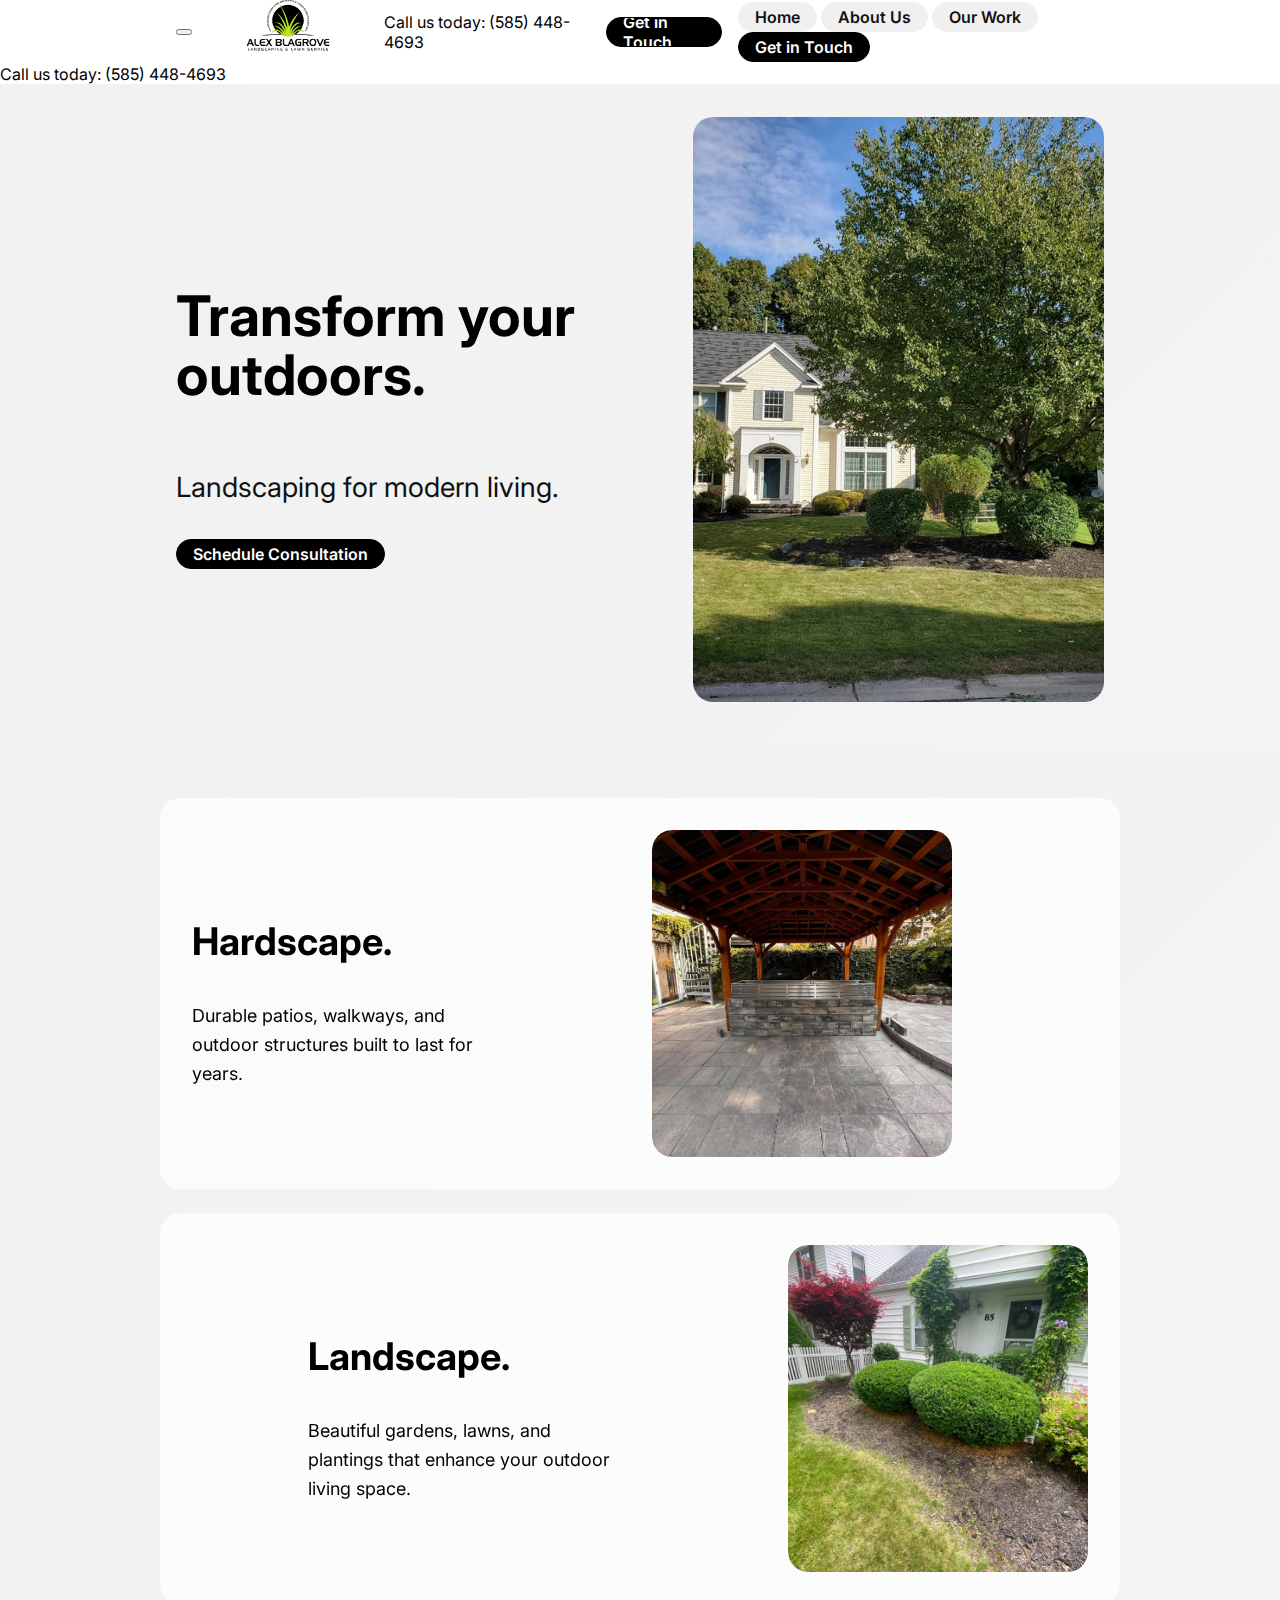
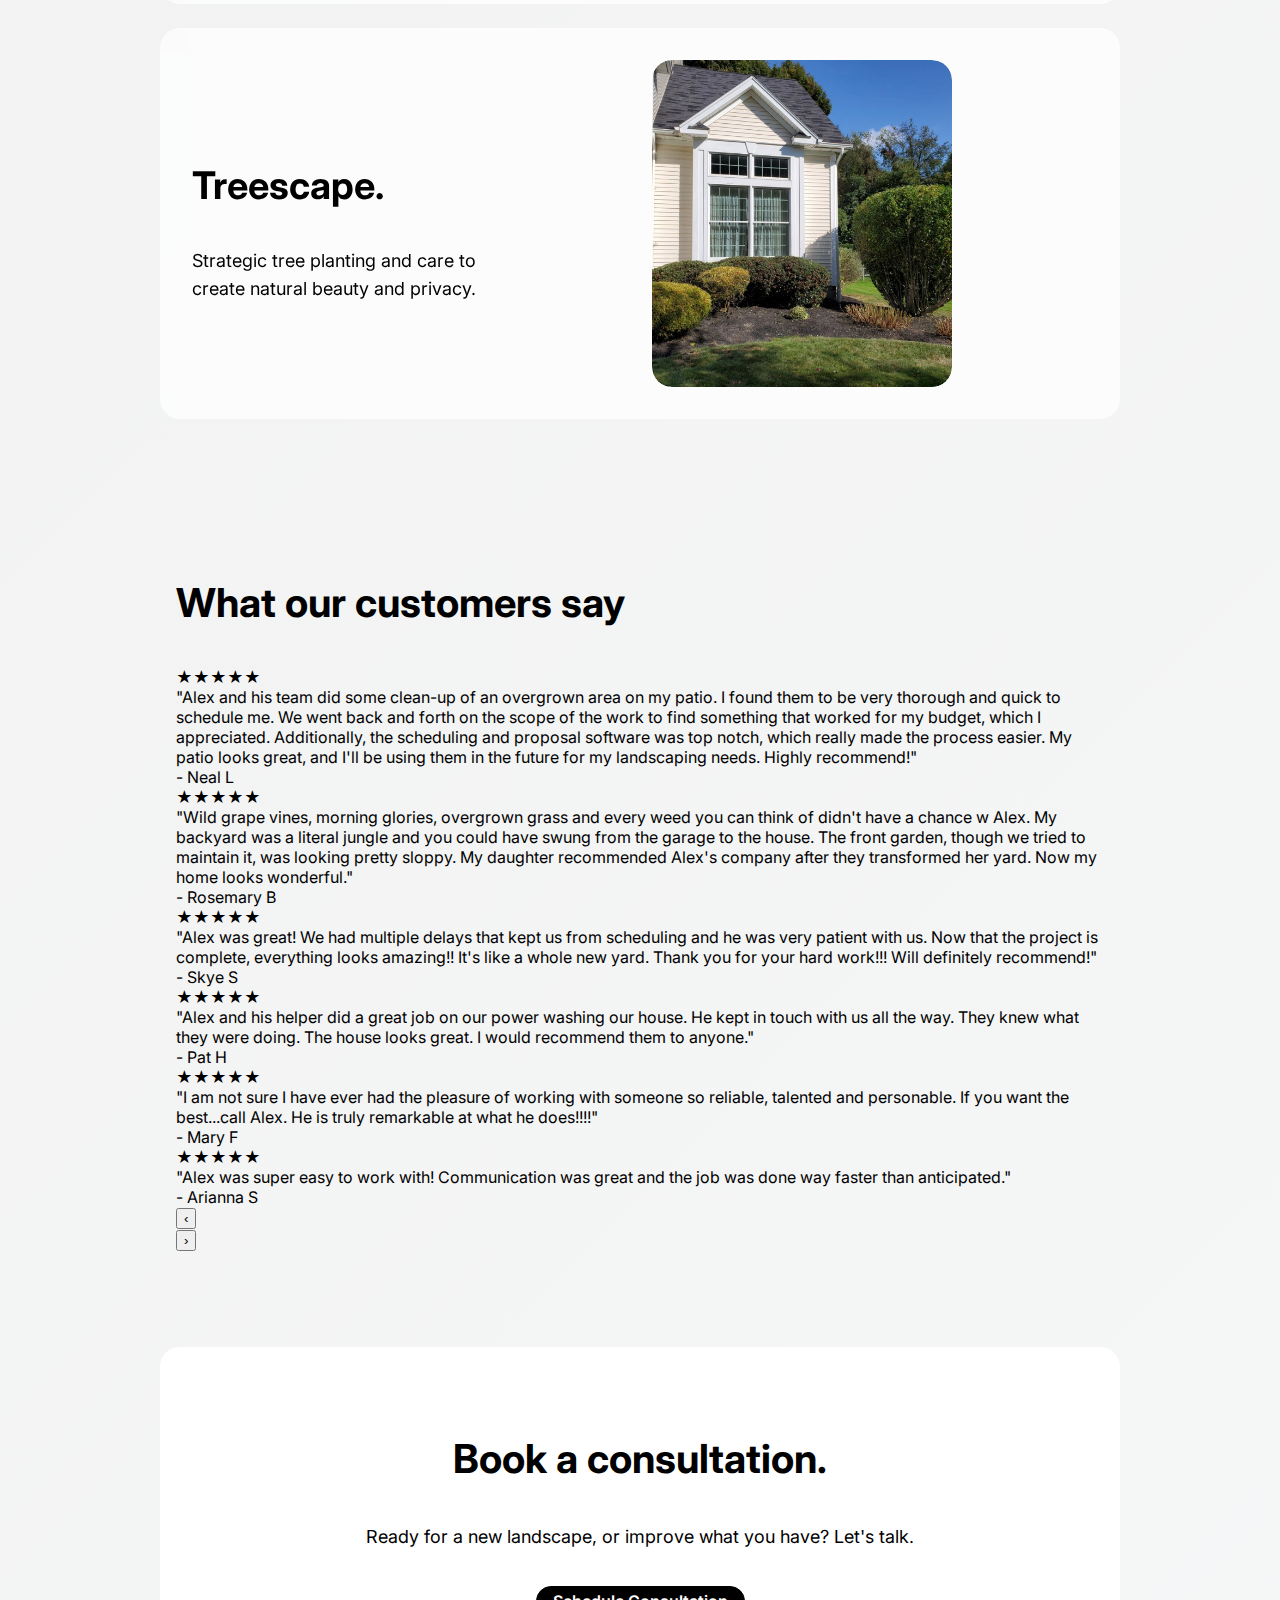
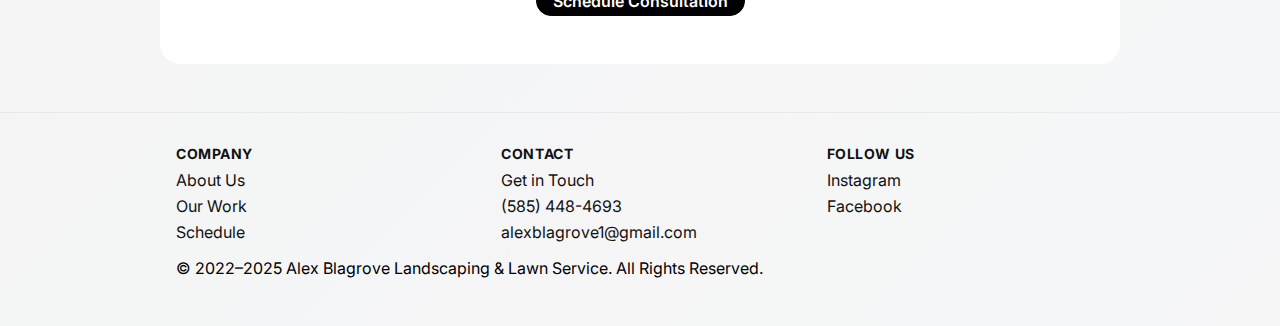
<file: index.html>
<!doctype html>
<html lang="en">
  <head>
    <meta charset="utf-8" />
    <meta name="viewport" content="width=device-width, initial-scale=1" />
    <title>Alex Landscaping</title>
    
    <!-- Google tag (gtag.js) -->
    <script async src="https://www.googletagmanager.com/gtag/js?id=G-DPFMEWV6PV"></script>
    <script>
      window.dataLayer = window.dataLayer || [];
      function gtag(){dataLayer.push(arguments);}
      gtag('js', new Date());

      gtag('config', 'G-DPFMEWV6PV');
    </script>
    
    <link rel="preconnect" href="https://fonts.googleapis.com" />
    <link rel="preconnect" href="https://fonts.gstatic.com" crossorigin />
    <link href="https://fonts.googleapis.com/css2?family=Inter:opsz,wght@14..32,300;14..32,400;14..32,600;14..32,700&display=swap" rel="stylesheet" />
    <link rel="stylesheet" href="./styles.css" />
  </head>
  <body>
    <header class="site-nav">
      <div class="container nav-inner">
        <button class="hamburger-menu" id="hamburger-menu" aria-label="Open navigation menu">
          <span class="hamburger-line"></span>
          <span class="hamburger-line"></span>
          <span class="hamburger-line"></span>
        </button>
        <a class="brand logo-header" href="./index.html" aria-label="Alex Blagrove Landscaping & Lawn Service">
          <img class="logo-img" src="./assets/alex-logo-new.png" alt="Alex Blagrove Landscaping & Lawn Service" />
        </a>
        <a class="phone-link" href="tel:+15854484693">Call us today: (585) 448-4693</a>
        <div class="spacer"></div>
        <a class="btn btn-primary" href="./schedule.html"><p>Get in Touch</p></a>
        <nav class="mobile-nav" id="mobile-nav">
          <a class="btn btn-ghost" href="./index.html"><p>Home</p></a>
          <a class="btn btn-ghost" href="./about.html"><p>About Us</p></a>
          <a class="btn btn-ghost" href="./work.html"><p>Our Work</p></a>
          <a class="btn btn-primary" href="./schedule.html"><p>Get in Touch</p></a>
        </nav>
      </div>
      <!-- Mobile phone banner - only visible on mobile -->
      <div class="mobile-phone-banner">
        <a class="phone-link" href="tel:+15854484693">Call us today: (585) 448-4693</a>
      </div>
    </header>

    <main>
      <!-- Hero -->
      <section class="section hero">
        <div class="container hero-inner">
          <div class="hero-copy">
            <h1 class="heading-xl">Transform your outdoors.</h1>
            <h2 class="subheading">Landscaping for modern living.</h2>
            <div class="cta-row">
              <a class="btn btn-primary" href="./schedule.html" onclick="gtag('event', 'click', { 'event_category': 'engagement', 'event_label': 'schedule_consultation_home' })"><p>Schedule Consultation</p></a>
            </div>
          </div>
          <div class="hero-media">
            <img src="./assets/images/home/hero/hero-landscape.jpg" alt="Beautiful landscape transformation" class="hero-image radius-20" />
          </div>
        </div>
      </section>

      <!-- Features -->
      <section class="section features">
        <a href="./work.html#hardscape" class="container feature-row clickable-feature">
          <div class="feature-text">
            <h3 class="heading-md">Hardscape.</h3>
            <p class="body">Durable patios, walkways, and outdoor structures built to last for years.</p>
          </div>
          <div class="feature-media">
            <img src="./assets/images/home/features/feature-expert-design.jpg" alt="Expert landscape design" class="feature-image radius-20" />
          </div>
        </a>
        <a href="./work.html#landscape" class="container feature-row reverse clickable-feature">
          <div class="feature-media">
            <img src="./assets/images/home/features/feature-sustainable-builds.jpg" alt="Sustainable landscaping solutions" class="feature-image radius-20" />
          </div>
          <div class="feature-text">
            <h3 class="heading-md">Landscape.</h3>
            <p class="body">Beautiful gardens, lawns, and plantings that enhance your outdoor living space.</p>
          </div>
        </a>
        <a href="./work.html#treescape" class="container feature-row clickable-feature">
          <div class="feature-text">
            <h3 class="heading-md">Treescape.</h3>
            <p class="body">Strategic tree planting and care to create natural beauty and privacy.</p>
          </div>
          <div class="feature-media">
            <img src="./assets/images/home/features/feature-ongoing-care.jpg" alt="Landscape maintenance and care" class="feature-image radius-20" />
          </div>
        </a>
      </section>

      <!-- Reviews -->
      <section class="section reviews" id="reviews">
        <div class="container">
          <h3 class="heading-lg">What our customers say</h3>
          <!-- <div class='sk-ww-google-reviews' data-embed-id='25604108'></div> -->
          
          <!-- Manual Reviews Carousel -->
          <div class="reviews-carousel">
            <div class="reviews-container">
              <div class="review-card active">
                <div class="review-stars">★★★★★</div>
                <div class="review-text">
                  "Alex and his team did some clean-up of an overgrown area on my patio. I found them to be very thorough and quick to schedule me. We went back and forth on the scope of the work to find something that worked for my budget, which I appreciated. Additionally, the scheduling and proposal software was top notch, which really made the process easier. My patio looks great, and I'll be using them in the future for my landscaping needs. Highly recommend!"
                </div>
                <div class="review-author">- Neal L</div>
              </div>
              <div class="review-card">
                <div class="review-stars">★★★★★</div>
                <div class="review-text">
                  "Wild grape vines, morning glories, overgrown grass and every weed you can think of didn't have a chance w Alex. My backyard was a literal jungle and you could have swung from the garage to the house. The front garden, though we tried to maintain it, was looking pretty sloppy. My daughter recommended Alex's company after they transformed her yard. Now my home looks wonderful."
                </div>
                <div class="review-author">- Rosemary B</div>
              </div>
              <div class="review-card">
                <div class="review-stars">★★★★★</div>
                <div class="review-text">
                  "Alex was great! We had multiple delays that kept us from scheduling and he was very patient with us. Now that the project is complete, everything looks amazing!! It's like a whole new yard. Thank you for your hard work!!! Will definitely recommend!"
                </div>
                <div class="review-author">- Skye S</div>
              </div>
              <div class="review-card">
                <div class="review-stars">★★★★★</div>
                <div class="review-text">
                  "Alex and his helper did a great job on our power washing our house. He kept in touch with us all the way. They knew what they were doing. The house looks great. I would recommend them to anyone."
                </div>
                <div class="review-author">- Pat H</div>
              </div>
              <div class="review-card">
                <div class="review-stars">★★★★★</div>
                <div class="review-text">
                  "I am not sure I have ever had the pleasure of working with someone so reliable, talented and personable. If you want the best...call Alex. He is truly remarkable at what he does!!!!"
                </div>
                <div class="review-author">- Mary F</div>
              </div>
              <div class="review-card">
                <div class="review-stars">★★★★★</div>
                <div class="review-text">
                  "Alex was super easy to work with! Communication was great and the job was done way faster than anticipated."
                </div>
                <div class="review-author">- Arianna S</div>
              </div>
            </div>
            
            <div class="carousel-nav">
              <button class="nav-btn prev-btn" onclick="changeReview(-1)">‹</button>
              <div class="nav-dots">
                <span class="dot active" onclick="currentReview(1)"></span>
                <span class="dot" onclick="currentReview(2)"></span>
                <span class="dot" onclick="currentReview(3)"></span>
                <span class="dot" onclick="currentReview(4)"></span>
                <span class="dot" onclick="currentReview(5)"></span>
                <span class="dot" onclick="currentReview(6)"></span>
              </div>
              <button class="nav-btn next-btn" onclick="changeReview(1)">›</button>
            </div>
          </div>
        </div>
      </section>

      <!-- CTA -->
      <section class="section cta">
        <div class="container cta-inner">
          <div class="cta-copy">
            <h3 class="heading-lg">Book a consultation.</h3>
            <p class="body">Ready for a new landscape, or improve what you have? Let's talk.</p>
          </div>
          <a class="btn btn-primary" href="./schedule.html"><p>Schedule Consultation</p></a>
        </div>
      </section>

      
    </main>

    <footer class="site-footer" id="contact">
      <div class="container footer-inner">

        <div class="footer-columns">
          <div class="footer-col">
            <h4 class="footer-title">Company</h4>
            <ul>
              <li><a href="./about.html">About Us</a></li>
              <li><a href="./work.html">Our Work</a></li>
              <li><a href="./schedule.html">Schedule</a></li>
            </ul>
          </div>
          <div class="footer-col">
            <h4 class="footer-title">Contact</h4>
            <ul>
              <li><a href="./schedule.html">Get in Touch</a></li>
              <li><a href="tel:+15854484693">(585) 448-4693</a></li>
              <li><a href="mailto:alexblagrove1@gmail.com">alexblagrove1@gmail.com</a></li>
            </ul>
          </div>
          <div class="footer-col">
            <h4 class="footer-title">Follow Us</h4>
            <ul>
              <li><a href="https://www.instagram.com/alex_blagrove/" target="_blank" rel="noopener">Instagram</a></li>
              <li><a href="https://www.facebook.com/alex.blagrove.1?mibextid=wwXIfr&rdid=4kGaZrWr0HJaLlDh&share_url=https://www.facebook.com/share/16pdy4y1Gh/?mibextid=wwXIfr" target="_blank" rel="noopener">Facebook</a></li>
            </ul>
          </div>
        </div>
        
        <div class="footer-copyright">
          <p>© 2022–2025 Alex Blagrove Landscaping & Lawn Service. All Rights Reserved.</p>
        </div>
      </div>
    </footer>
    
    <script>
      // Hamburger menu functionality
      document.addEventListener('DOMContentLoaded', function() {
        const hamburgerMenu = document.getElementById('hamburger-menu');
        const mobileNav = document.getElementById('mobile-nav');
        
        hamburgerMenu.addEventListener('click', function() {
          hamburgerMenu.classList.toggle('active');
          mobileNav.classList.toggle('active');
        });
        
        // Close menu when clicking on a link
        const mobileNavLinks = mobileNav.querySelectorAll('a');
        mobileNavLinks.forEach(link => {
          link.addEventListener('click', function() {
            hamburgerMenu.classList.remove('active');
            mobileNav.classList.remove('active');
          });
        });
        
        // Close menu when clicking outside
        document.addEventListener('click', function(event) {
          if (!hamburgerMenu.contains(event.target) && !mobileNav.contains(event.target)) {
            hamburgerMenu.classList.remove('active');
            mobileNav.classList.remove('active');
          }
        });
      });
    </script>
    
    <!-- Manual Reviews Carousel JavaScript -->
    <script>
      let currentReviewIndex = 0;
      const reviewCards = document.querySelectorAll('.review-card');
      const dots = document.querySelectorAll('.dot');
      const totalReviews = reviewCards.length;

      function showReview(index) {
        // Hide all review cards
        reviewCards.forEach(card => {
          card.classList.remove('active');
        });
        
        // Remove active class from all dots
        dots.forEach(dot => {
          dot.classList.remove('active');
        });
        
        // Show current review card
        reviewCards[index].classList.add('active');
        dots[index].classList.add('active');
      }

      function changeReview(direction) {
        currentReviewIndex += direction;
        
        // Loop around if at beginning or end
        if (currentReviewIndex >= totalReviews) {
          currentReviewIndex = 0;
        } else if (currentReviewIndex < 0) {
          currentReviewIndex = totalReviews - 1;
        }
        
        showReview(currentReviewIndex);
      }

      function currentReview(index) {
        currentReviewIndex = index - 1;
        showReview(currentReviewIndex);
      }

      // Auto-advance carousel every 5 seconds
      setInterval(() => {
        changeReview(1);
      }, 5000);
    </script>
    
    <!-- SociableKIT Google Reviews Widget (commented out) -->
    <!-- <script src='https://widgets.sociablekit.com/google-reviews/widget.js' defer></script> -->
  </body>
  
</html>
</file>
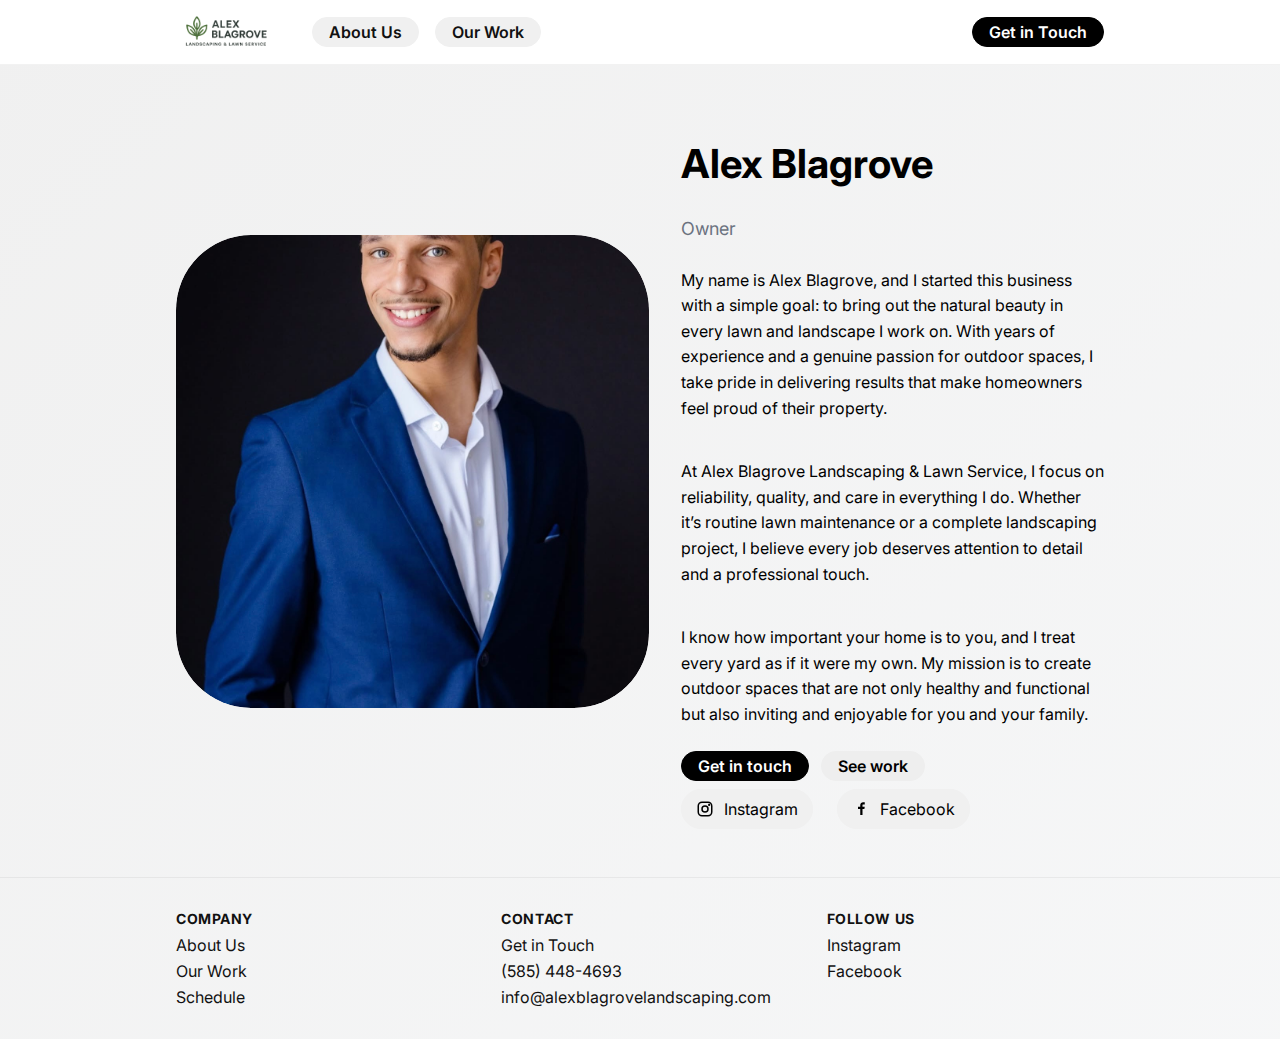
<file: about.html>
<!doctype html>
<html lang="en">
  <head>
    <meta charset="utf-8" />
    <meta name="viewport" content="width=device-width, initial-scale=1" />
    <title>About Us — Alex Landscaping</title>
    <link rel="preconnect" href="https://fonts.googleapis.com" />
    <link rel="preconnect" href="https://fonts.gstatic.com" crossorigin />
    <link href="https://fonts.googleapis.com/css2?family=Inter:opsz,wght@14..32,300;14..32,400;14..32,600;14..32,700&display=swap" rel="stylesheet" />
    <link rel="stylesheet" href="./styles.css" />
  </head>
  <body class="about-page">
    <header class="site-nav">
      <div class="container nav-inner">
        <a class="brand logo-header" href="./index.html" aria-label="Alex Blagrove Landscaping & Lawn Service">
          <img class="logo-img" src="./assets/alex logo.png" alt="" />
        </a>
        <nav class="nav-links">
          <a class="btn btn-ghost" href="./about.html"><p>About Us</p></a>
          <a class="btn btn-ghost" href="./work.html"><p>Our Work</p></a>
        </nav>
        <div class="spacer"></div>
        <a class="btn btn-primary" href="./schedule.html"><p>Get in Touch</p></a>
      </div>
    </header>

    <main>
      <section class="section about-hero">
        <div class="container about-layout">
          <div class="about-portrait">
            <img src="./assets/images/about/portrait/portrait-alex.jpg" alt="Alex Blagrove - Owner" class="portrait-image" />
          </div>
          <div class="about-content">
            <div class="about-name-role">
              <h1 class="heading-lg">Alex Blagrove</h1>
              <div class="body muted">Owner</div>
            </div>
            <div class="about-text">
              <p class="body">My name is Alex Blagrove, and I started this business with a simple goal: to bring out the natural beauty in every lawn and landscape I work on. With years of experience and a genuine passion for outdoor spaces, I take pride in delivering results that make homeowners feel proud of their property.</p>
              <p class="body">At Alex Blagrove Landscaping & Lawn Service, I focus on reliability, quality, and care in everything I do. Whether it’s routine lawn maintenance or a complete landscaping project, I believe every job deserves attention to detail and a professional touch.</p>
              <p class="body">I know how important your home is to you, and I treat every yard as if it were my own. My mission is to create outdoor spaces that are not only healthy and functional but also inviting and enjoyable for you and your family.</p>
            </div>
            <div class="about-ctas">
              <a class="btn btn-primary" href="./schedule.html"><p>Get in touch</p></a>
              <a class="btn btn-secondary" href="./work.html"><p>See work</p></a>
            </div>
            <div class="about-social">
              <a class="social-btn" href="#" aria-label="Instagram">
                <svg class="social-icon" viewBox="0 0 24 24" aria-hidden="true">
                  <rect x="3" y="3" width="18" height="18" rx="5" ry="5" fill="none" stroke="currentColor" stroke-width="2" />
                  <circle cx="12" cy="12" r="4" fill="none" stroke="currentColor" stroke-width="2" />
                  <circle cx="17.5" cy="6.5" r="1.5" fill="currentColor" />
                </svg>
                <p>Instagram</p>
              </a>
              <a class="social-btn" href="#" aria-label="Facebook">
                <svg class="social-icon" viewBox="0 0 24 24" aria-hidden="true">
                  <path d="M13 3h4v3h-2c-1.1 0-1 .4-1 1v2h3l-.5 3H14v8h-3v-8H8V9h3V7c0-2.2 1.2-4 4-4z" fill="currentColor" />
                </svg>
                <p>Facebook</p>
              </a>
            </div>
          </div>
        </div>
      </section>
    </main>

    <footer class="site-footer" id="contact">
      <div class="container footer-inner">

        <div class="footer-columns">
          <div class="footer-col">
            <h4 class="footer-title">Company</h4>
            <ul>
              <li><a href="./about.html">About Us</a></li>
              <li><a href="./work.html">Our Work</a></li>
              <li><a href="./schedule.html">Schedule</a></li>
            </ul>
          </div>
          <div class="footer-col">
            <h4 class="footer-title">Contact</h4>
            <ul>
              <li><a href="./schedule.html">Get in Touch</a></li>
              <li><a href="tel:+15854484693">(585) 448-4693</a></li>
              <li><a href="mailto:info@alexblagrovelandscaping.com">info@alexblagrovelandscaping.com</a></li>
            </ul>
          </div>
          <div class="footer-col">
            <h4 class="footer-title">Follow Us</h4>
            <ul>
              <li><a href="#" target="_blank" rel="noopener">Instagram</a></li>
              <li><a href="#" target="_blank" rel="noopener">Facebook</a></li>
            </ul>
          </div>
        </div>
      </div>
    </footer>
  </body>
  
</html>
</file>
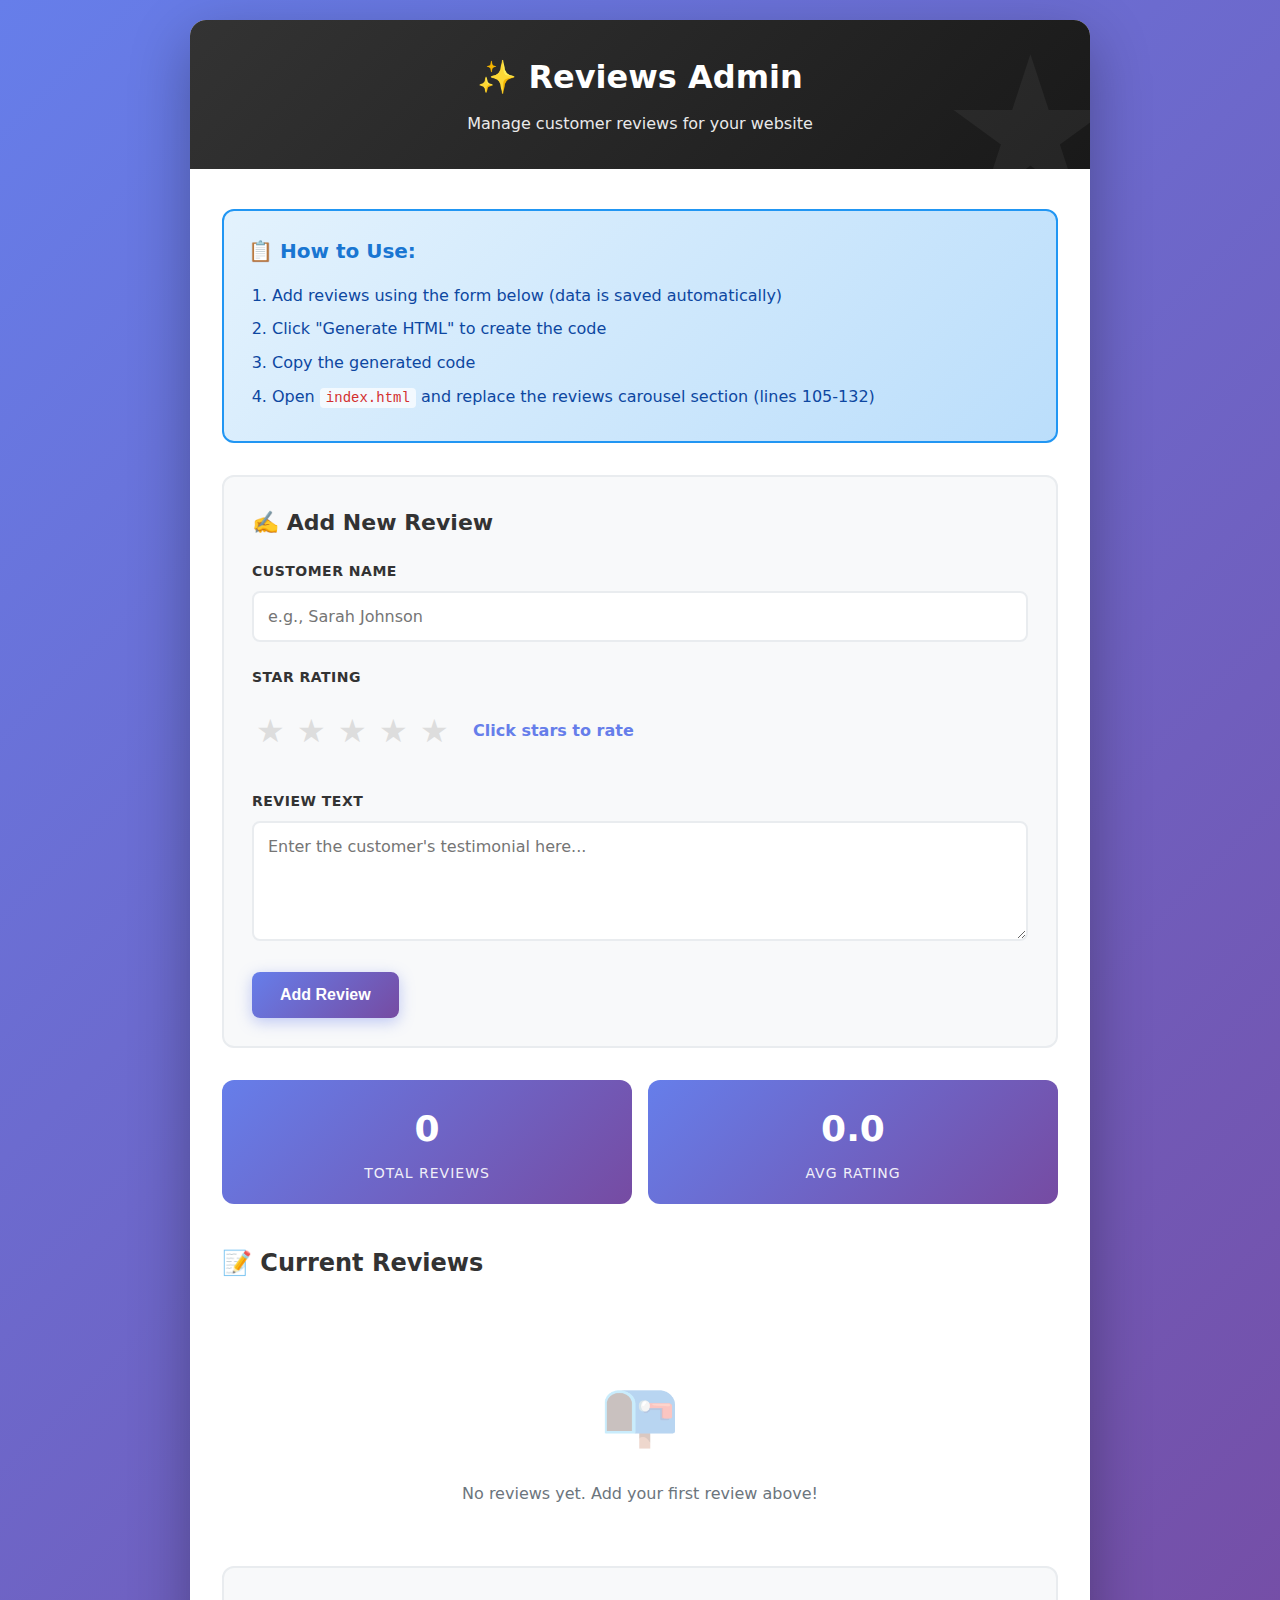
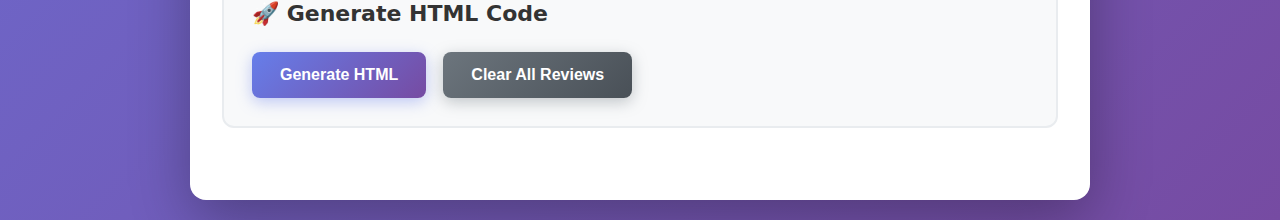
<file: reviews-admin.html>
<!DOCTYPE html>
<html lang="en">
<head>
    <meta charset="UTF-8">
    <meta name="viewport" content="width=device-width, initial-scale=1.0">
    <title>Reviews Admin - Alex Landscaping</title>
    <style>
        * {
            box-sizing: border-box;
            margin: 0;
            padding: 0;
        }
        
        body {
            font-family: Inter, system-ui, -apple-system, sans-serif;
            background: linear-gradient(135deg, #667eea 0%, #764ba2 100%);
            min-height: 100vh;
            padding: 20px;
            line-height: 1.6;
        }
        
        .container {
            max-width: 900px;
            margin: 0 auto;
            background: white;
            border-radius: 16px;
            box-shadow: 0 20px 60px rgba(0,0,0,0.3);
            overflow: hidden;
        }
        
        .header {
            background: linear-gradient(135deg, #333 0%, #1a1a1a 100%);
            color: white;
            padding: 32px 24px;
            text-align: center;
            position: relative;
            overflow: hidden;
        }
        
        .header::before {
            content: '★';
            position: absolute;
            font-size: 200px;
            opacity: 0.05;
            top: -50px;
            right: -30px;
        }
        
        .header h1 {
            font-size: 32px;
            margin-bottom: 8px;
            font-weight: 700;
            position: relative;
            z-index: 1;
        }
        
        .header p {
            opacity: 0.9;
            font-size: 16px;
            position: relative;
            z-index: 1;
        }
        
        .content {
            padding: 40px 32px;
        }
        
        .success-message {
            background: #d4edda;
            border: 1px solid #c3e6cb;
            color: #155724;
            padding: 12px 16px;
            border-radius: 8px;
            margin-bottom: 24px;
            display: none;
            animation: slideDown 0.3s ease;
        }
        
        @keyframes slideDown {
            from {
                opacity: 0;
                transform: translateY(-10px);
            }
            to {
                opacity: 1;
                transform: translateY(0);
            }
        }
        
        .form-section {
            background: #f8f9fa;
            padding: 28px;
            border-radius: 12px;
            margin-bottom: 32px;
            border: 2px solid #e9ecef;
            transition: border-color 0.3s;
        }
        
        .form-section:hover {
            border-color: #667eea;
        }
        
        .form-section h2 {
            color: #333;
            margin-bottom: 20px;
            font-size: 22px;
            font-weight: 700;
        }
        
        .form-group {
            margin-bottom: 24px;
        }
        
        label {
            display: block;
            margin-bottom: 8px;
            font-weight: 600;
            color: #333;
            font-size: 14px;
            text-transform: uppercase;
            letter-spacing: 0.5px;
        }
        
        input, textarea {
            width: 100%;
            padding: 14px;
            border: 2px solid #e9ecef;
            border-radius: 8px;
            font-size: 16px;
            font-family: inherit;
            transition: all 0.3s;
        }
        
        input:focus, textarea:focus {
            outline: none;
            border-color: #667eea;
            box-shadow: 0 0 0 3px rgba(102, 126, 234, 0.1);
        }
        
        textarea {
            resize: vertical;
            min-height: 120px;
        }
        
        .stars-input {
            display: flex;
            gap: 4px;
            align-items: center;
            padding: 12px 0;
        }
        
        .star-btn {
            background: none;
            border: none;
            font-size: 32px;
            cursor: pointer;
            color: #ddd;
            transition: all 0.2s;
            padding: 4px;
        }
        
        .star-btn:hover {
            transform: scale(1.2);
            color: #f5a623;
        }
        
        .star-btn.active {
            color: #f5a623;
            animation: starPop 0.3s ease;
        }
        
        @keyframes starPop {
            0%, 100% { transform: scale(1); }
            50% { transform: scale(1.3); }
        }
        
        #ratingText {
            margin-left: 16px;
            font-weight: 600;
            color: #667eea;
            font-size: 16px;
        }
        
        .btn {
            background: linear-gradient(135deg, #667eea 0%, #764ba2 100%);
            color: white;
            border: none;
            padding: 14px 28px;
            border-radius: 8px;
            cursor: pointer;
            font-size: 16px;
            font-weight: 600;
            transition: all 0.3s;
            box-shadow: 0 4px 15px rgba(102, 126, 234, 0.4);
        }
        
        .btn:hover {
            transform: translateY(-2px);
            box-shadow: 0 6px 20px rgba(102, 126, 234, 0.6);
        }
        
        .btn:active {
            transform: translateY(0);
        }
        
        .btn-secondary {
            background: linear-gradient(135deg, #6c757d 0%, #495057 100%);
            box-shadow: 0 4px 15px rgba(108, 117, 125, 0.4);
            margin-left: 12px;
        }
        
        .btn-secondary:hover {
            box-shadow: 0 6px 20px rgba(108, 117, 125, 0.6);
        }
        
        .btn-edit {
            background: linear-gradient(135deg, #17a2b8 0%, #138496 100%);
            padding: 8px 16px;
            font-size: 14px;
            box-shadow: 0 2px 8px rgba(23, 162, 184, 0.3);
        }
        
        .btn-danger {
            background: linear-gradient(135deg, #dc3545 0%, #c82333 100%);
            padding: 8px 16px;
            font-size: 14px;
            box-shadow: 0 2px 8px rgba(220, 53, 69, 0.3);
        }
        
        .reviews-list {
            margin-top: 40px;
        }
        
        .reviews-list h2 {
            color: #333;
            margin-bottom: 20px;
            font-size: 24px;
            font-weight: 700;
        }
        
        .empty-state {
            text-align: center;
            padding: 60px 20px;
            color: #6c757d;
        }
        
        .empty-state-icon {
            font-size: 64px;
            margin-bottom: 16px;
            opacity: 0.3;
        }
        
        .review-item {
            background: white;
            border: 2px solid #e9ecef;
            border-radius: 12px;
            padding: 24px;
            margin-bottom: 16px;
            display: flex;
            justify-content: space-between;
            align-items: flex-start;
            transition: all 0.3s;
        }
        
        .review-item:hover {
            border-color: #667eea;
            box-shadow: 0 4px 12px rgba(102, 126, 234, 0.15);
            transform: translateY(-2px);
        }
        
        .review-content {
            flex-grow: 1;
            padding-right: 20px;
        }
        
        .review-stars {
            color: #f5a623;
            font-size: 20px;
            margin-bottom: 12px;
            letter-spacing: 2px;
        }
        
        .review-text {
            color: #333;
            margin-bottom: 12px;
            font-style: italic;
            font-size: 16px;
            line-height: 1.6;
        }
        
        .review-author {
            color: #667eea;
            font-weight: 700;
            font-size: 15px;
        }
        
        .review-actions {
            display: flex;
            gap: 8px;
            flex-direction: column;
        }
        
        .generated-code {
            background: #282c34;
            color: #abb2bf;
            border: 2px solid #21252b;
            border-radius: 8px;
            padding: 20px;
            margin-top: 20px;
            font-family: 'Courier New', Consolas, monospace;
            font-size: 13px;
            white-space: pre-wrap;
            max-height: 500px;
            overflow-y: auto;
            line-height: 1.5;
        }
        
        .generated-code::-webkit-scrollbar {
            width: 8px;
        }
        
        .generated-code::-webkit-scrollbar-track {
            background: #21252b;
        }
        
        .generated-code::-webkit-scrollbar-thumb {
            background: #4b5363;
            border-radius: 4px;
        }
        
        .copy-btn {
            background: linear-gradient(135deg, #28a745 0%, #218838 100%);
            color: white;
            border: none;
            padding: 10px 20px;
            border-radius: 6px;
            cursor: pointer;
            font-size: 14px;
            font-weight: 600;
            margin-top: 12px;
            transition: all 0.3s;
            box-shadow: 0 4px 15px rgba(40, 167, 69, 0.4);
        }
        
        .copy-btn:hover {
            transform: translateY(-2px);
            box-shadow: 0 6px 20px rgba(40, 167, 69, 0.6);
        }
        
        .instructions {
            background: linear-gradient(135deg, #e3f2fd 0%, #bbdefb 100%);
            border: 2px solid #2196f3;
            border-radius: 12px;
            padding: 24px;
            margin-bottom: 32px;
        }
        
        .instructions h3 {
            color: #1976d2;
            margin-bottom: 16px;
            font-size: 20px;
            font-weight: 700;
        }
        
        .instructions ol {
            margin-left: 24px;
            color: #0d47a1;
        }
        
        .instructions li {
            margin-bottom: 8px;
            line-height: 1.6;
        }
        
        .instructions code {
            background: rgba(255, 255, 255, 0.7);
            padding: 2px 6px;
            border-radius: 4px;
            font-size: 14px;
            color: #d32f2f;
        }
        
        .stats {
            display: flex;
            gap: 16px;
            margin-bottom: 24px;
        }
        
        .stat-card {
            flex: 1;
            background: linear-gradient(135deg, #667eea 0%, #764ba2 100%);
            color: white;
            padding: 20px;
            border-radius: 12px;
            text-align: center;
        }
        
        .stat-number {
            font-size: 36px;
            font-weight: 700;
            margin-bottom: 4px;
        }
        
        .stat-label {
            font-size: 14px;
            opacity: 0.9;
            text-transform: uppercase;
            letter-spacing: 1px;
        }
        
        #editingNote {
            background: #fff3cd;
            border: 1px solid #ffc107;
            color: #856404;
            padding: 12px 16px;
            border-radius: 8px;
            margin-bottom: 16px;
            display: none;
        }
        
        .btn-cancel {
            background: #6c757d;
            padding: 14px 28px;
            margin-left: 12px;
        }
    </style>
</head>
<body>
    <div class="container">
        <div class="header">
            <h1>✨ Reviews Admin</h1>
            <p>Manage customer reviews for your website</p>
        </div>
        
        <div class="content">
            <div class="instructions">
                <h3>📋 How to Use:</h3>
                <ol>
                    <li>Add reviews using the form below (data is saved automatically)</li>
                    <li>Click "Generate HTML" to create the code</li>
                    <li>Copy the generated code</li>
                    <li>Open <code>index.html</code> and replace the reviews carousel section (lines 105-132)</li>
                </ol>
            </div>
            
            <div class="success-message" id="successMessage">
                ✓ Review added successfully!
            </div>
            
            <div class="form-section">
                <h2 id="formTitle">✍️ Add New Review</h2>
                <div id="editingNote">Currently editing a review. Click "Cancel" to add a new one instead.</div>
                <form id="reviewForm">
                    <div class="form-group">
                        <label for="customerName">Customer Name</label>
                        <input type="text" id="customerName" placeholder="e.g., Sarah Johnson" required>
                    </div>
                    
                    <div class="form-group">
                        <label for="starRating">Star Rating</label>
                        <div class="stars-input">
                            <button type="button" class="star-btn" data-rating="1">★</button>
                            <button type="button" class="star-btn" data-rating="2">★</button>
                            <button type="button" class="star-btn" data-rating="3">★</button>
                            <button type="button" class="star-btn" data-rating="4">★</button>
                            <button type="button" class="star-btn" data-rating="5">★</button>
                            <span id="ratingText">Click stars to rate</span>
                        </div>
                    </div>
                    
                    <div class="form-group">
                        <label for="reviewText">Review Text</label>
                        <textarea id="reviewText" placeholder="Enter the customer's testimonial here..." required></textarea>
                    </div>
                    
                    <button type="submit" class="btn" id="submitBtn">Add Review</button>
                    <button type="button" class="btn btn-cancel" id="cancelBtn" style="display: none;">Cancel</button>
                </form>
            </div>
            
            <div class="stats">
                <div class="stat-card">
                    <div class="stat-number" id="totalReviews">0</div>
                    <div class="stat-label">Total Reviews</div>
                </div>
                <div class="stat-card">
                    <div class="stat-number" id="avgRating">0.0</div>
                    <div class="stat-label">Avg Rating</div>
                </div>
            </div>
            
            <div class="reviews-list">
                <h2>📝 Current Reviews</h2>
                <div id="reviewsList">
                    <div class="empty-state">
                        <div class="empty-state-icon">📭</div>
                        <p>No reviews yet. Add your first review above!</p>
                    </div>
                </div>
            </div>
            
            <div class="form-section">
                <h2>🚀 Generate HTML Code</h2>
                <button type="button" class="btn" onclick="generateHTML()">Generate HTML</button>
                <button type="button" class="btn btn-secondary" onclick="clearAll()">Clear All Reviews</button>
                
                <div id="generatedCode" class="generated-code" style="display: none;">
                    <!-- Generated code will appear here -->
                </div>
                <div id="copyBtnContainer"></div>
            </div>
        </div>
    </div>

    <script>
        let reviews = [];
        let selectedRating = 0;
        let editingId = null;
        
        // Load reviews from localStorage on page load
        document.addEventListener('DOMContentLoaded', () => {
            loadReviews();
            displayReviews();
            updateStats();
        });

        // Star rating functionality
        document.querySelectorAll('.star-btn').forEach((btn, index) => {
            btn.addEventListener('click', () => {
                selectedRating = index + 1;
                updateStars();
            });
        });

        function updateStars() {
            document.querySelectorAll('.star-btn').forEach((btn, index) => {
                if (index < selectedRating) {
                    btn.classList.add('active');
                } else {
                    btn.classList.remove('active');
                }
            });
            document.getElementById('ratingText').textContent = selectedRating > 0 ? 
                `${selectedRating} star${selectedRating !== 1 ? 's' : ''}` : 
                'Click stars to rate';
        }

        // Form submission
        document.getElementById('reviewForm').addEventListener('submit', (e) => {
            e.preventDefault();
            
            const customerName = document.getElementById('customerName').value.trim();
            const reviewText = document.getElementById('reviewText').value.trim();
            
            if (!customerName || !reviewText || selectedRating === 0) {
                alert('Please fill in all fields and select a rating');
                return;
            }
            
            if (editingId !== null) {
                // Update existing review
                const index = reviews.findIndex(r => r.id === editingId);
                if (index !== -1) {
                    reviews[index] = {
                        id: editingId,
                        customerName,
                        rating: selectedRating,
                        reviewText
                    };
                }
                editingId = null;
                document.getElementById('formTitle').textContent = '✍️ Add New Review';
                document.getElementById('submitBtn').textContent = 'Add Review';
                document.getElementById('cancelBtn').style.display = 'none';
                document.getElementById('editingNote').style.display = 'none';
            } else {
                // Add new review
                const review = {
                    id: Date.now(),
                    customerName,
                    rating: selectedRating,
                    reviewText
                };
                reviews.push(review);
                showSuccessMessage();
            }
            
            saveReviews();
            displayReviews();
            updateStats();
            clearForm();
        });
        
        // Cancel editing
        document.getElementById('cancelBtn').addEventListener('click', () => {
            editingId = null;
            document.getElementById('formTitle').textContent = '✍️ Add New Review';
            document.getElementById('submitBtn').textContent = 'Add Review';
            document.getElementById('cancelBtn').style.display = 'none';
            document.getElementById('editingNote').style.display = 'none';
            clearForm();
        });

        function displayReviews() {
            const reviewsList = document.getElementById('reviewsList');
            
            if (reviews.length === 0) {
                reviewsList.innerHTML = `
                    <div class="empty-state">
                        <div class="empty-state-icon">📭</div>
                        <p>No reviews yet. Add your first review above!</p>
                    </div>
                `;
                return;
            }
            
            reviewsList.innerHTML = '';
            
            reviews.forEach((review) => {
                const stars = '★'.repeat(review.rating) + '☆'.repeat(5 - review.rating);
                const reviewItem = document.createElement('div');
                reviewItem.className = 'review-item';
                reviewItem.innerHTML = `
                    <div class="review-content">
                        <div class="review-stars">${stars}</div>
                        <div class="review-text">"${escapeHtml(review.reviewText)}"</div>
                        <div class="review-author">- ${escapeHtml(review.customerName)}</div>
                    </div>
                    <div class="review-actions">
                        <button class="btn btn-edit" onclick="editReview(${review.id})">Edit</button>
                        <button class="btn btn-danger" onclick="deleteReview(${review.id})">Delete</button>
                    </div>
                `;
                reviewsList.appendChild(reviewItem);
            });
        }
        
        function editReview(id) {
            const review = reviews.find(r => r.id === id);
            if (!review) return;
            
            editingId = id;
            document.getElementById('customerName').value = review.customerName;
            document.getElementById('reviewText').value = review.reviewText;
            selectedRating = review.rating;
            updateStars();
            
            document.getElementById('formTitle').textContent = '✏️ Edit Review';
            document.getElementById('submitBtn').textContent = 'Update Review';
            document.getElementById('cancelBtn').style.display = 'inline-block';
            document.getElementById('editingNote').style.display = 'block';
            
            // Scroll to form
            document.querySelector('.form-section').scrollIntoView({ behavior: 'smooth' });
        }

        function deleteReview(id) {
            if (confirm('Are you sure you want to delete this review?')) {
                reviews = reviews.filter(review => review.id !== id);
                saveReviews();
                displayReviews();
                updateStats();
            }
        }

        function clearForm() {
            document.getElementById('customerName').value = '';
            document.getElementById('reviewText').value = '';
            selectedRating = 0;
            updateStars();
        }
        
        function showSuccessMessage() {
            const msg = document.getElementById('successMessage');
            msg.style.display = 'block';
            setTimeout(() => {
                msg.style.display = 'none';
            }, 3000);
        }
        
        function updateStats() {
            document.getElementById('totalReviews').textContent = reviews.length;
            
            if (reviews.length > 0) {
                const avg = reviews.reduce((sum, r) => sum + r.rating, 0) / reviews.length;
                document.getElementById('avgRating').textContent = avg.toFixed(1);
            } else {
                document.getElementById('avgRating').textContent = '0.0';
            }
        }
        
        function escapeHtml(text) {
            const div = document.createElement('div');
            div.textContent = text;
            return div.innerHTML;
        }

        function generateHTML() {
            if (reviews.length === 0) {
                alert('Please add at least one review first');
                return;
            }

            let html = `          <!-- Manual Reviews Carousel -->
          <div class="reviews-carousel">
            <div class="reviews-container">`;

            reviews.forEach((review, index) => {
                const stars = '★'.repeat(review.rating) + '☆'.repeat(5 - review.rating);
                const activeClass = index === 0 ? ' active' : '';
                html += `
              <div class="review-card${activeClass}">
                <div class="review-stars">${stars}</div>
                <div class="review-text">
                  "${escapeHtml(review.reviewText)}"
                </div>
                <div class="review-author">- ${escapeHtml(review.customerName)}</div>
              </div>`;
            });

            html += `
            </div>
            
            <div class="carousel-nav">
              <button class="nav-btn prev-btn" onclick="changeReview(-1)">‹</button>
              <div class="nav-dots">`;

            reviews.forEach((_, index) => {
                const activeClass = index === 0 ? ' active' : '';
                html += `
                <span class="dot${activeClass}" onclick="currentReview(${index + 1})"></span>`;
            });

            html += `
              </div>
              <button class="nav-btn next-btn" onclick="changeReview(1)">›</button>
            </div>
          </div>`;

            document.getElementById('generatedCode').textContent = html;
            document.getElementById('generatedCode').style.display = 'block';
            
            // Add copy button
            const container = document.getElementById('copyBtnContainer');
            container.innerHTML = '<button class="copy-btn" onclick="copyToClipboard()">📋 Copy to Clipboard</button>';
        }

        function clearAll() {
            if (confirm('Are you sure you want to delete all reviews? This cannot be undone.')) {
                reviews = [];
                saveReviews();
                displayReviews();
                updateStats();
                document.getElementById('generatedCode').style.display = 'none';
                document.getElementById('copyBtnContainer').innerHTML = '';
            }
        }

        function copyToClipboard() {
            const code = document.getElementById('generatedCode').textContent;
            navigator.clipboard.writeText(code).then(() => {
                const btn = document.querySelector('.copy-btn');
                const originalText = btn.textContent;
                btn.textContent = '✓ Copied!';
                btn.style.background = 'linear-gradient(135deg, #20c997 0%, #17a2b8 100%)';
                setTimeout(() => {
                    btn.textContent = originalText;
                    btn.style.background = '';
                }, 2000);
            }).catch(() => {
                alert('Failed to copy. Please copy manually.');
            });
        }
        
        // LocalStorage functions
        function saveReviews() {
            localStorage.setItem('landscaping_reviews', JSON.stringify(reviews));
        }
        
        function loadReviews() {
            const saved = localStorage.getItem('landscaping_reviews');
            if (saved) {
                reviews = JSON.parse(saved);
            }
        }
    </script>
</body>
</html>
</file>
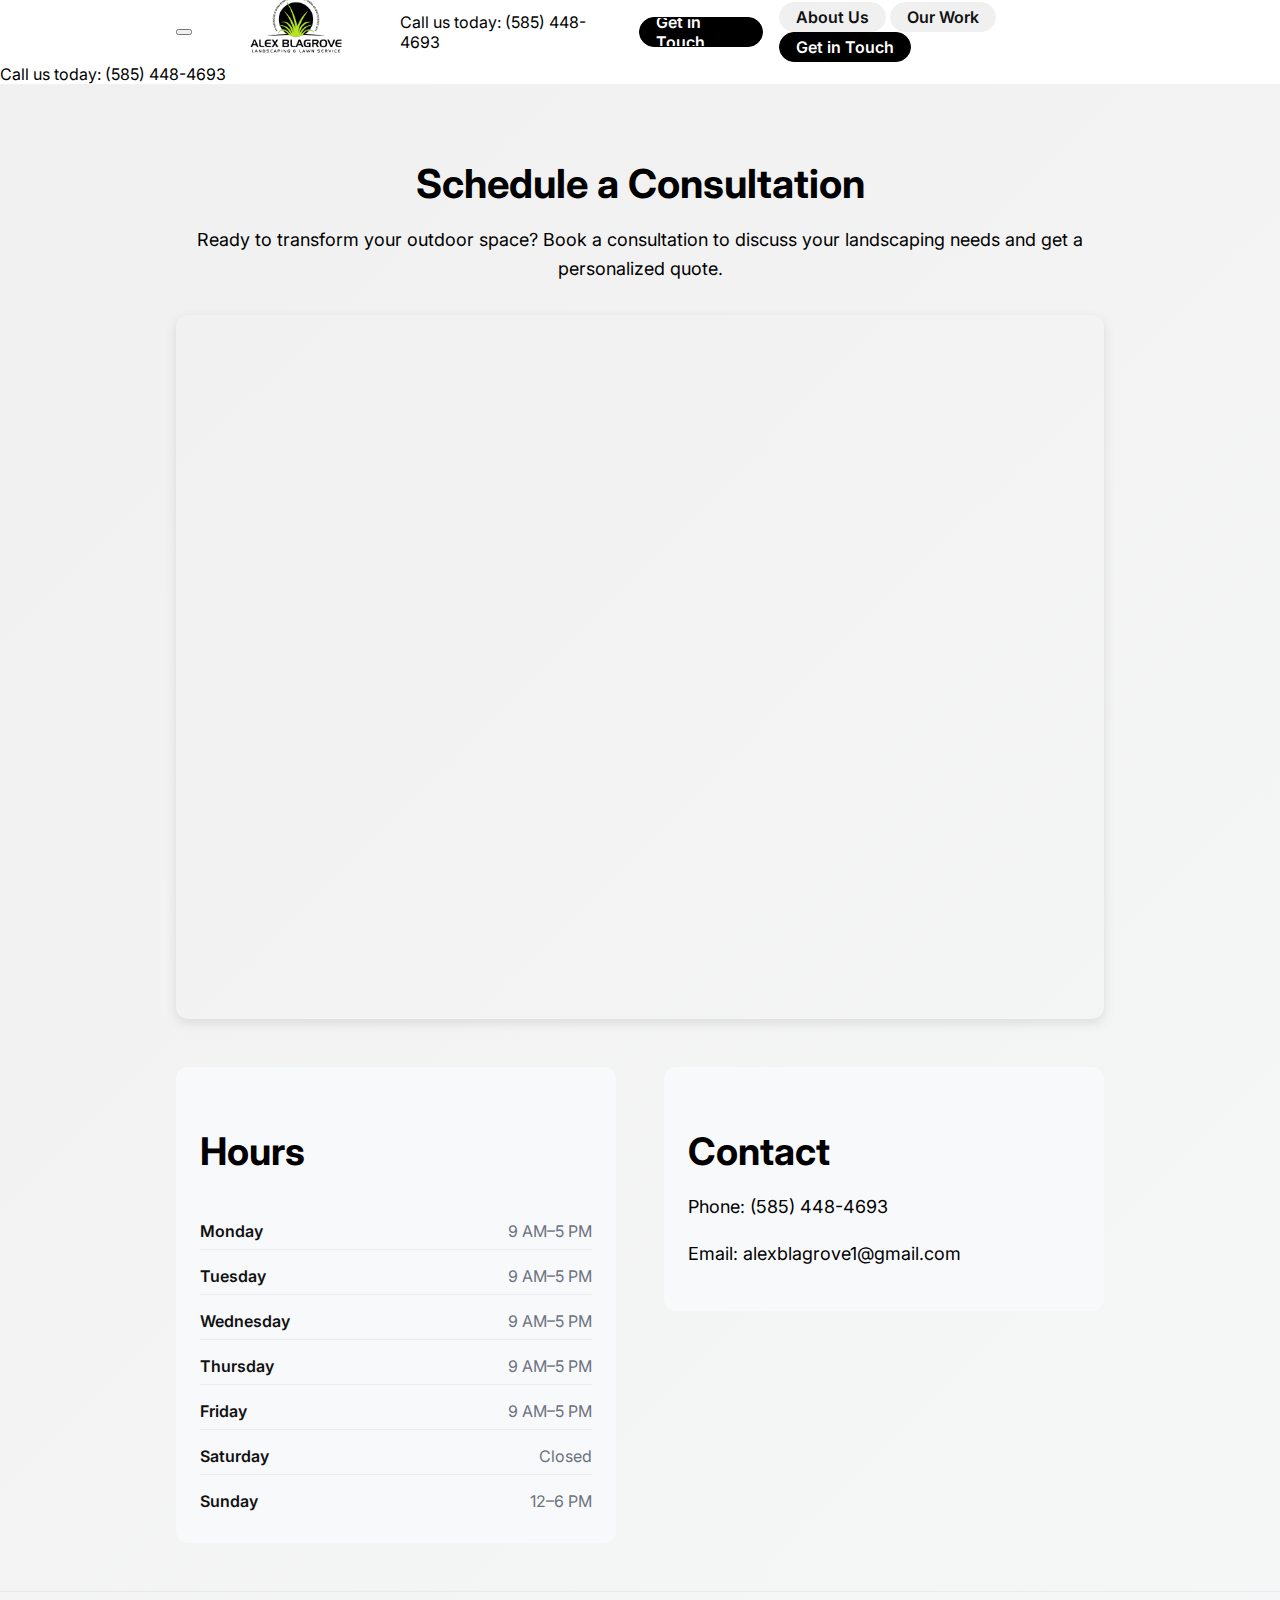
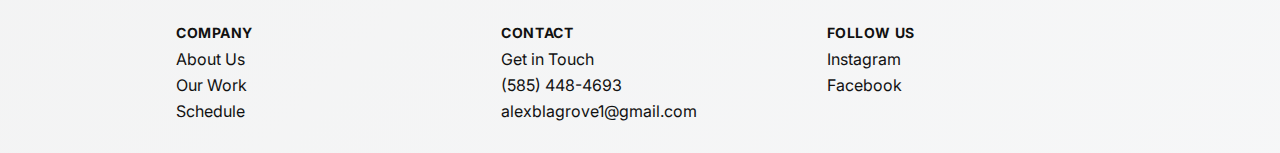
<file: schedule.html>
<!doctype html>
<html lang="en">
  <head>
    <meta charset="utf-8" />
    <meta name="viewport" content="width=device-width, initial-scale=1" />
    <title>Schedule Consultation — Alex Landscaping</title>
    
    <!-- Google tag (gtag.js) -->
    <script async src="https://www.googletagmanager.com/gtag/js?id=G-DPFMEWV6PV"></script>
    <script>
      window.dataLayer = window.dataLayer || [];
      function gtag(){dataLayer.push(arguments);}
      gtag('js', new Date());

      gtag('config', 'G-DPFMEWV6PV');
    </script>
    
    <link rel="preconnect" href="https://fonts.googleapis.com" />
    <link rel="preconnect" href="https://fonts.gstatic.com" crossorigin />
    <link href="https://fonts.googleapis.com/css2?family=Inter:opsz,wght@14..32,300;14..32,400;14..32,600;14..32,700&display=swap" rel="stylesheet" />
    <link rel="stylesheet" href="./styles.css" />
  </head>
  <body>
    <header class="site-nav">
      <div class="container nav-inner">
        <button class="hamburger-menu" id="hamburger-menu" aria-label="Open navigation menu">
          <span class="hamburger-line"></span>
          <span class="hamburger-line"></span>
          <span class="hamburger-line"></span>
        </button>
        <a class="brand logo-header" href="./index.html" aria-label="Alex Blagrove Landscaping & Lawn Service">
          <img class="logo-img" src="./assets/alex-logo-new.png" alt="Alex Blagrove Landscaping & Lawn Service" />
        </a>
        <a class="phone-link" href="tel:+15854484693">Call us today: (585) 448-4693</a>
        <div class="spacer"></div>
        <a class="btn btn-primary" href="./schedule.html"><p>Get in Touch</p></a>
        <nav class="mobile-nav" id="mobile-nav">
          <a class="btn btn-ghost" href="./about.html"><p>About Us</p></a>
          <a class="btn btn-ghost" href="./work.html"><p>Our Work</p></a>
          <a class="btn btn-primary" href="./schedule.html"><p>Get in Touch</p></a>
        </nav>
      </div>
      <!-- Mobile phone banner - only visible on mobile -->
      <div class="mobile-phone-banner">
        <a class="phone-link" href="tel:+15854484693">Call us today: (585) 448-4693</a>
      </div>
    </header>

    <main>
      <section class="section schedule-hero">
        <div class="container">
          <div class="schedule-header">
            <h1 class="heading-lg">Schedule a Consultation</h1>
            <p class="body">Ready to transform your outdoor space? Book a consultation to discuss your landscaping needs and get a personalized quote.</p>
          </div>
          <div class="calendly-wrapper">
            <iframe 
              src="https://calendly.com/alex-blagrove/" 
              width="100%" 
              height="700" 
              frameborder="0"
              title="Schedule a consultation with Alex Blagrove Landscaping"
            ></iframe>
          </div>
          
          <div class="contact-hours">
            <div class="hours-section">
              <h3 class="heading-md">Hours</h3>
              <div class="hours-grid">
                <div class="hours-row">
                  <span class="day">Monday</span>
                  <span class="time">9 AM–5 PM</span>
                </div>
                <div class="hours-row">
                  <span class="day">Tuesday</span>
                  <span class="time">9 AM–5 PM</span>
                </div>
                <div class="hours-row">
                  <span class="day">Wednesday</span>
                  <span class="time">9 AM–5 PM</span>
                </div>
                <div class="hours-row">
                  <span class="day">Thursday</span>
                  <span class="time">9 AM–5 PM</span>
                </div>
                <div class="hours-row">
                  <span class="day">Friday</span>
                  <span class="time">9 AM–5 PM</span>
                </div>
                <div class="hours-row">
                  <span class="day">Saturday</span>
                  <span class="time">Closed</span>
                </div>
                <div class="hours-row">
                  <span class="day">Sunday</span>
                  <span class="time">12–6 PM</span>
                </div>
              </div>
            </div>
            
            <div class="contact-section">
              <h3 class="heading-md">Contact</h3>
              <p class="body">Phone: <a href="tel:+15854484693">(585) 448-4693</a></p>
              <p class="body">Email: <a href="mailto:alexblagrove1@gmail.com">alexblagrove1@gmail.com</a></p>
            </div>
          </div>
        </div>
      </section>
    </main>

    <footer class="site-footer" id="contact">
      <div class="container footer-inner">

        <div class="footer-columns">
          <div class="footer-col">
            <h4 class="footer-title">Company</h4>
            <ul>
              <li><a href="./about.html">About Us</a></li>
              <li><a href="./work.html">Our Work</a></li>
              <li><a href="./schedule.html">Schedule</a></li>
            </ul>
          </div>
          <div class="footer-col">
            <h4 class="footer-title">Contact</h4>
            <ul>
              <li><a href="./schedule.html">Get in Touch</a></li>
              <li><a href="tel:+15854484693">(585) 448-4693</a></li>
              <li><a href="mailto:alexblagrove1@gmail.com">alexblagrove1@gmail.com</a></li>
            </ul>
          </div>
          <div class="footer-col">
            <h4 class="footer-title">Follow Us</h4>
            <ul>
              <li><a href="https://www.instagram.com/alex_blagrove/" target="_blank" rel="noopener">Instagram</a></li>
              <li><a href="https://www.facebook.com/alex.blagrove.1?mibextid=wwXIfr&rdid=4kGaZrWr0HJaLlDh&share_url=https://www.facebook.com/share/16pdy4y1Gh/?mibextid=wwXIfr" target="_blank" rel="noopener">Facebook</a></li>
            </ul>
          </div>
        </div>
      </div>
    </footer>
    
    <script>
      // Hamburger menu functionality
      document.addEventListener('DOMContentLoaded', function() {
        const hamburgerMenu = document.getElementById('hamburger-menu');
        const mobileNav = document.getElementById('mobile-nav');
        
        hamburgerMenu.addEventListener('click', function() {
          hamburgerMenu.classList.toggle('active');
          mobileNav.classList.toggle('active');
        });
        
        // Close menu when clicking on a link
        const mobileNavLinks = mobileNav.querySelectorAll('a');
        mobileNavLinks.forEach(link => {
          link.addEventListener('click', function() {
            hamburgerMenu.classList.remove('active');
            mobileNav.classList.remove('active');
          });
        });
        
        // Close menu when clicking outside
        document.addEventListener('click', function(event) {
          if (!hamburgerMenu.contains(event.target) && !mobileNav.contains(event.target)) {
            hamburgerMenu.classList.remove('active');
            mobileNav.classList.remove('active');
          }
        });
      });
    </script>
  </body>
  
</html>
</file>
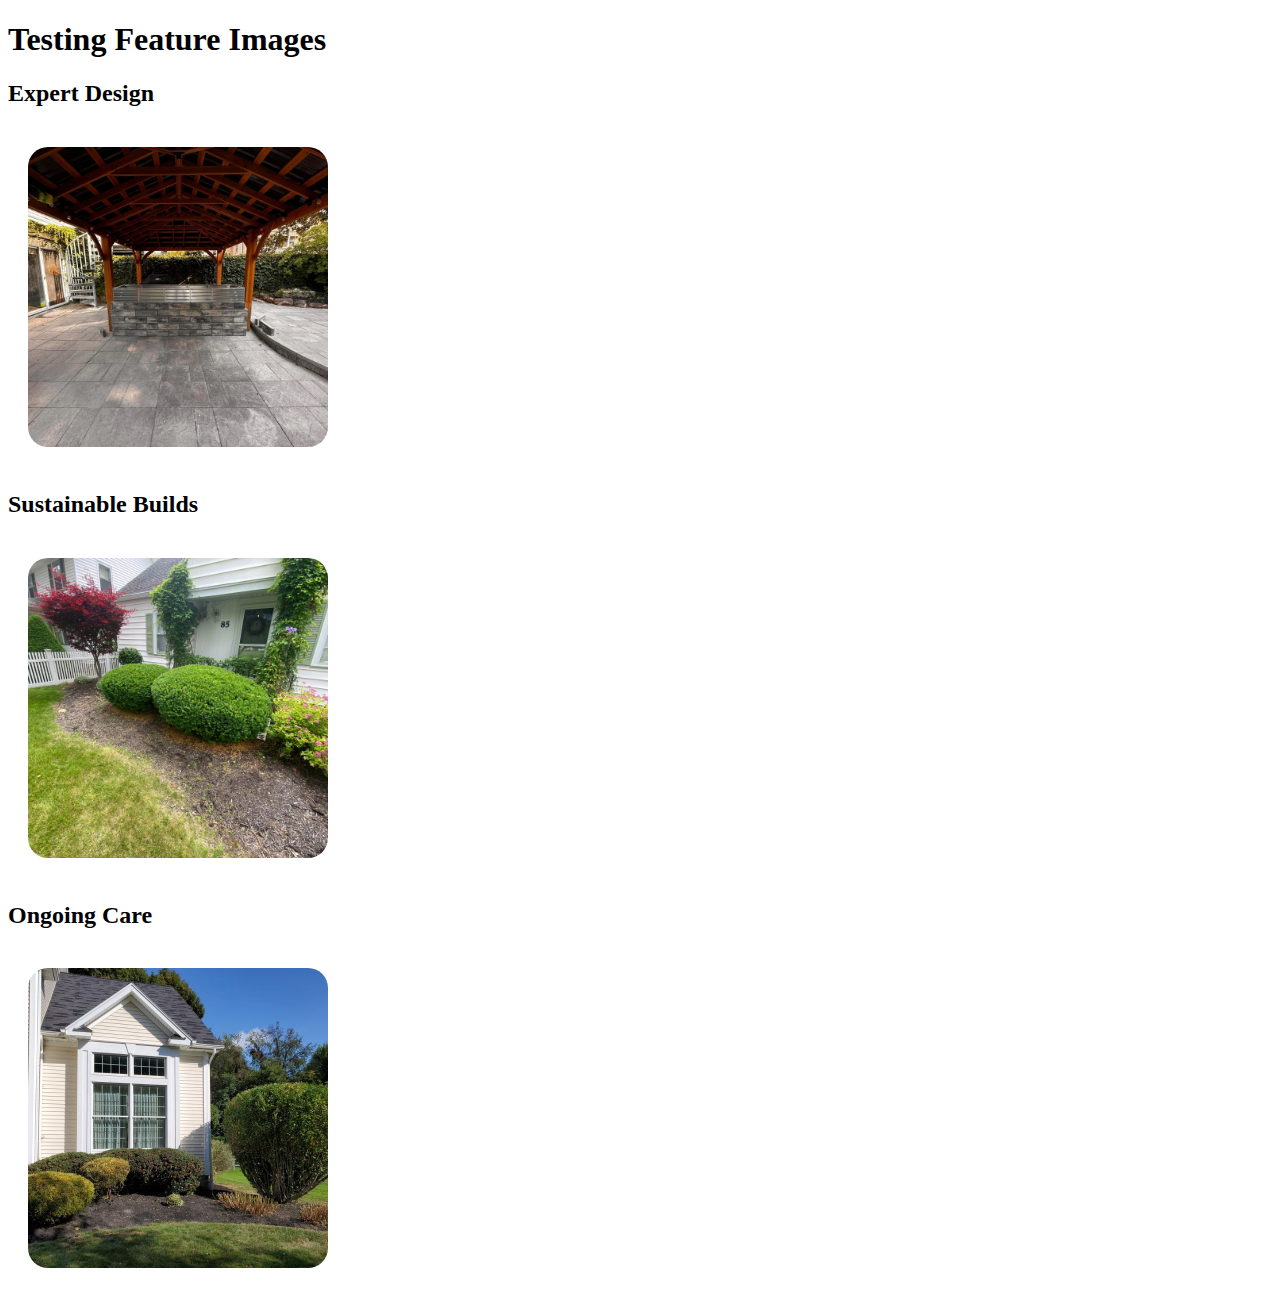
<file: test-images.html>
<!DOCTYPE html>
<html lang="en">
<head>
    <meta charset="UTF-8">
    <meta name="viewport" content="width=device-width, initial-scale=1.0">
    <title>Image Test</title>
    <style>
        .test-image {
            width: 300px;
            height: 300px;
            object-fit: cover;
            border-radius: 20px;
            margin: 20px;
        }
    </style>
</head>
<body>
    <h1>Testing Feature Images</h1>
    
    <h2>Expert Design</h2>
    <img src="./assets/images/home/features/feature-expert-design.jpg" alt="Expert design" class="test-image">
    
    <h2>Sustainable Builds</h2>
    <img src="./assets/images/home/features/feature-sustainable-builds.jpg" alt="Sustainable builds" class="test-image">
    
    <h2>Ongoing Care</h2>
    <img src="./assets/images/home/features/feature-ongoing-care.jpg" alt="Ongoing care" class="test-image">
</body>
</html>
</file>
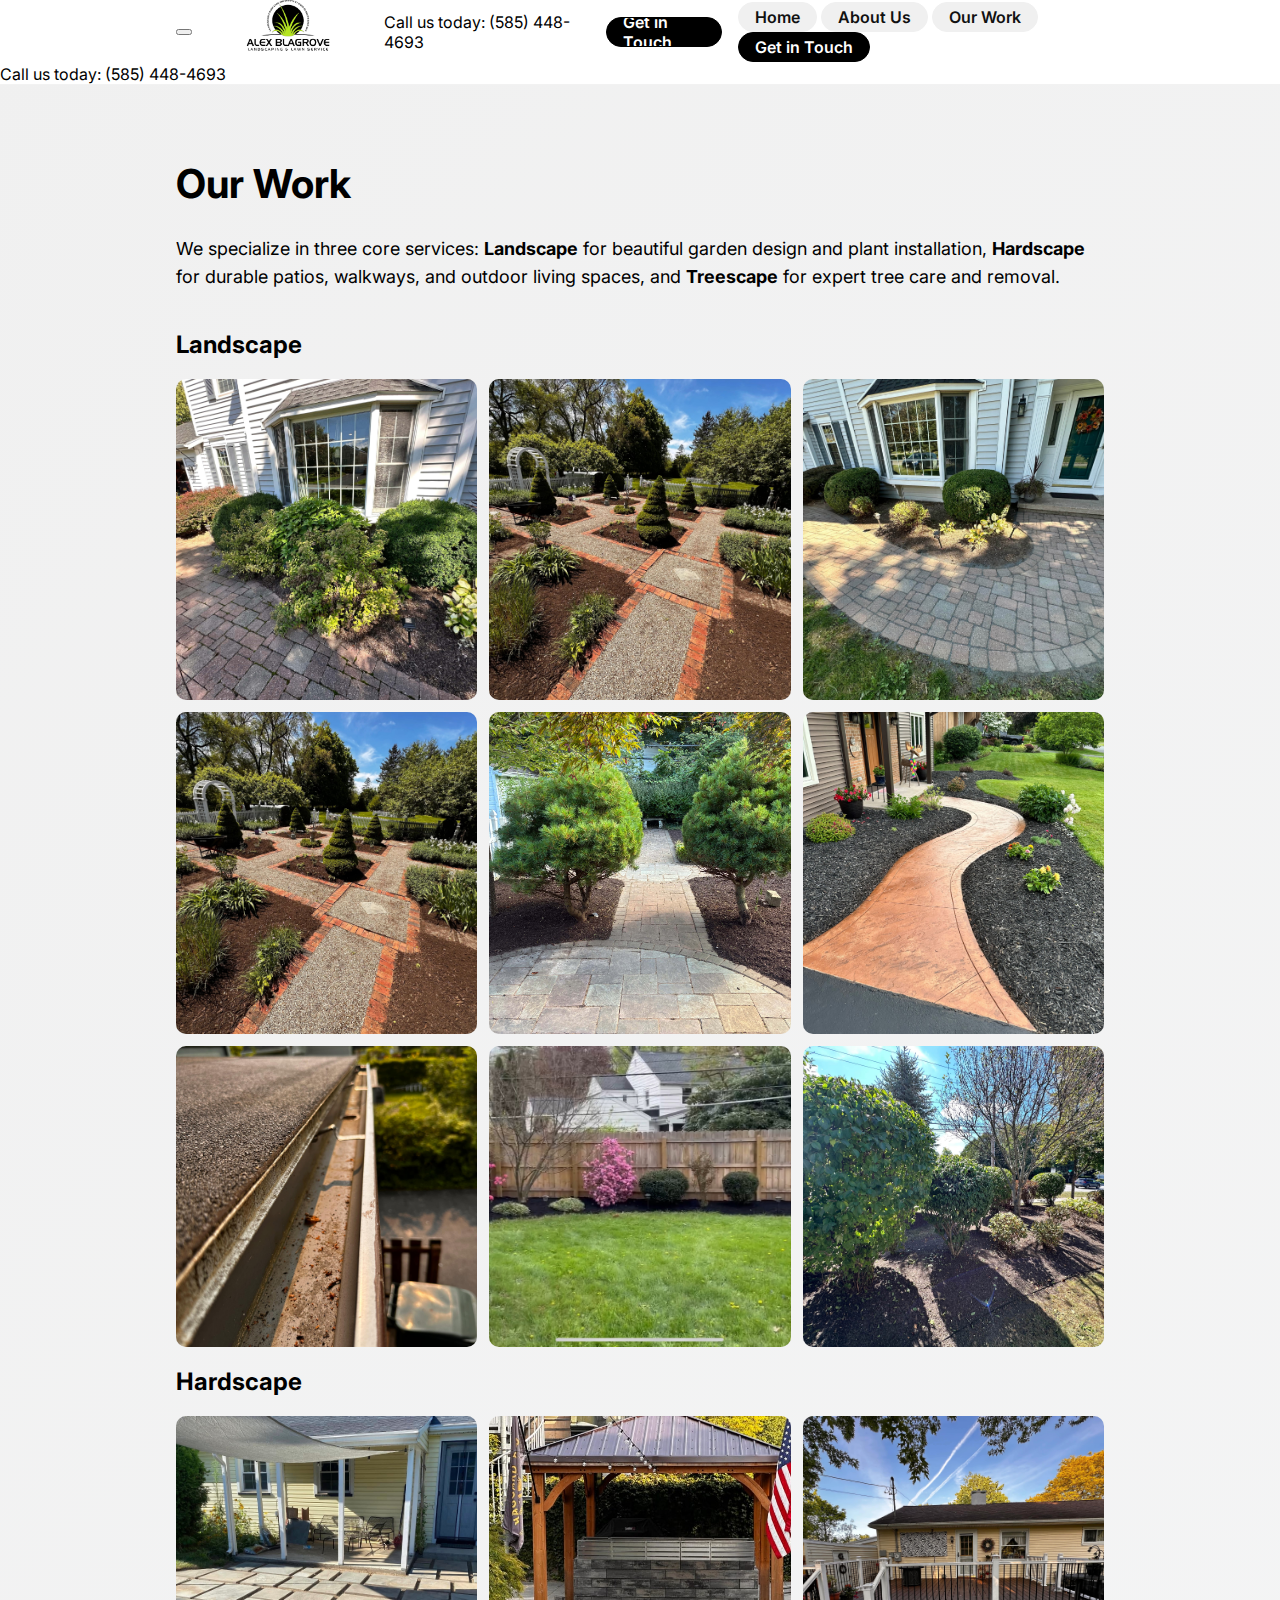
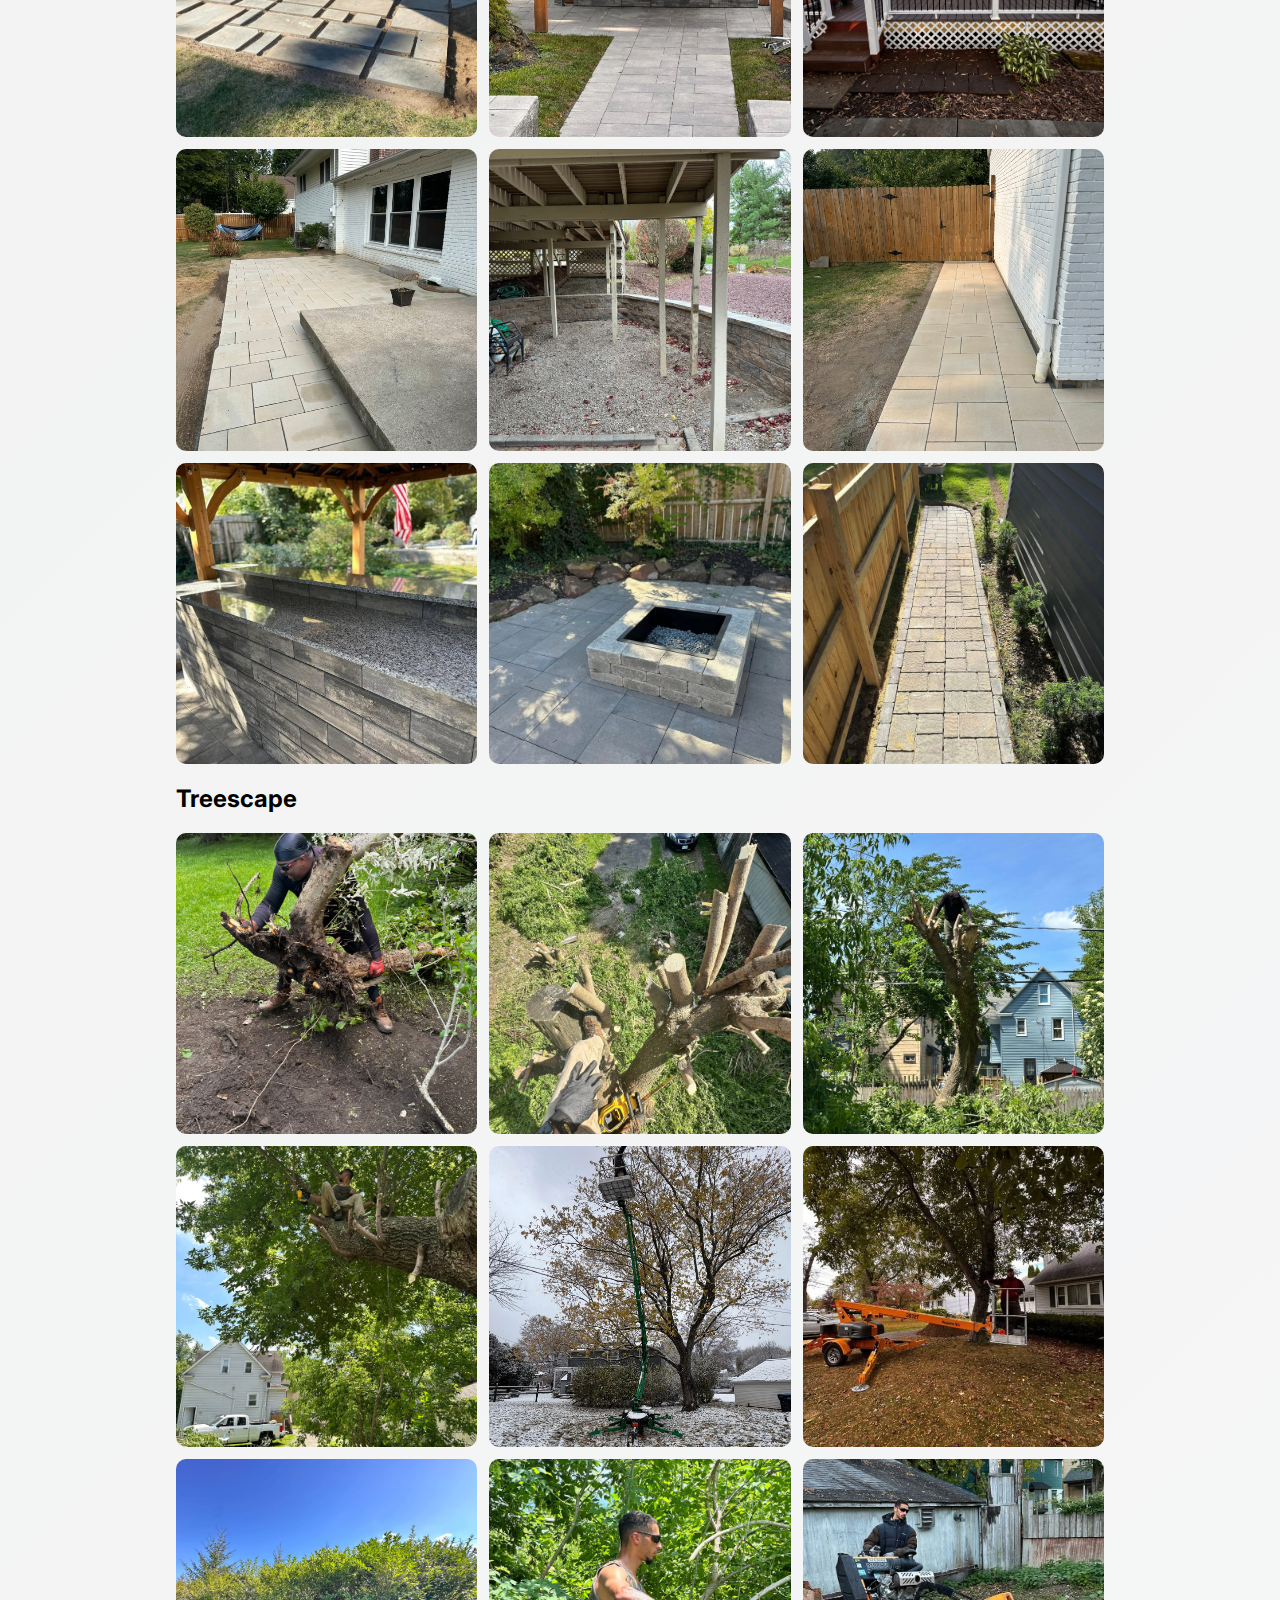
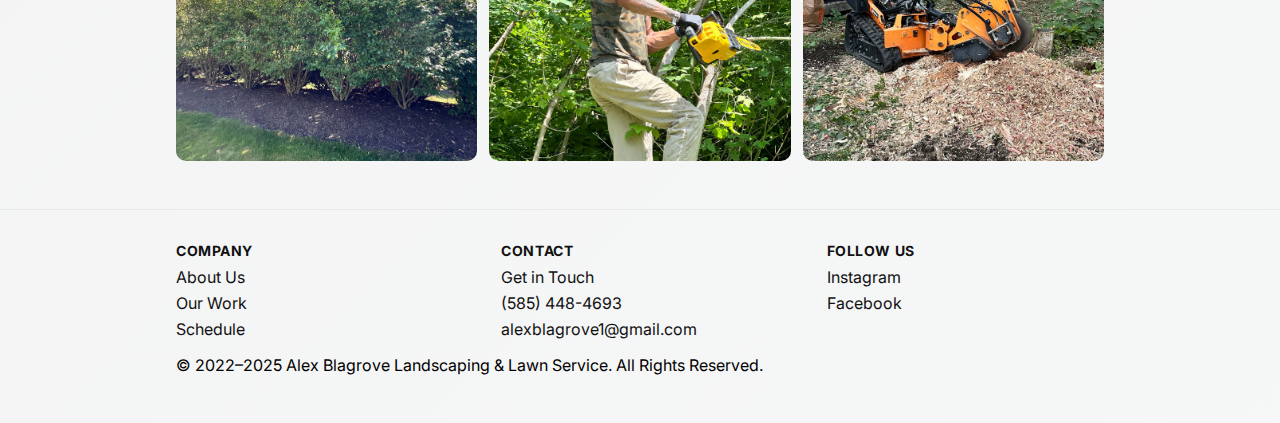
<file: work.html>
<!doctype html>
<html lang="en">
  <head>
    <meta charset="utf-8" />
    <meta name="viewport" content="width=device-width, initial-scale=1" />
    <title>Our Work — Alex Landscaping</title>
    
    <!-- Google tag (gtag.js) -->
    <script async src="https://www.googletagmanager.com/gtag/js?id=G-DPFMEWV6PV"></script>
    <script>
      window.dataLayer = window.dataLayer || [];
      function gtag(){dataLayer.push(arguments);}
      gtag('js', new Date());

      gtag('config', 'G-DPFMEWV6PV');
    </script>
    
    <link rel="preconnect" href="https://fonts.googleapis.com" />
    <link rel="preconnect" href="https://fonts.gstatic.com" crossorigin />
    <link href="https://fonts.googleapis.com/css2?family=Inter:opsz,wght@14..32,300;14..32,400;14..32,600;14..32,700&display=swap" rel="stylesheet" />
    <link rel="stylesheet" href="./styles.css" />
    
    <!-- Preload critical portfolio images for faster loading -->
    <link rel="preload" as="image" href="./assets/images/work/portfolio/portfolio-treescape-1.jpg">
    <link rel="preload" as="image" href="./assets/images/work/portfolio/portfolio-treescape-2.jpg">
    <link rel="preload" as="image" href="./assets/images/work/portfolio/portfolio-design-1.jpg">
    <link rel="preload" as="image" href="./assets/images/work/portfolio/portfolio-design-2.jpg">
    <link rel="preload" as="image" href="./assets/images/work/portfolio/portfolio-hardscape-1.jpg">
    <link rel="preload" as="image" href="./assets/images/work/portfolio/portfolio-hardscape-2.jpg">
  </head>
  <body>
    <header class="site-nav">
      <div class="container nav-inner">
        <button class="hamburger-menu" id="hamburger-menu" aria-label="Open navigation menu">
          <span class="hamburger-line"></span>
          <span class="hamburger-line"></span>
          <span class="hamburger-line"></span>
        </button>
        <a class="brand logo-header" href="./index.html" aria-label="Alex Blagrove Landscaping & Lawn Service">
          <img class="logo-img" src="./assets/alex-logo-new.png" alt="Alex Blagrove Landscaping & Lawn Service" />
        </a>
        <a class="phone-link" href="tel:+15854484693">Call us today: (585) 448-4693</a>
        <div class="spacer"></div>
        <a class="btn btn-primary" href="./schedule.html"><p>Get in Touch</p></a>
        <nav class="mobile-nav" id="mobile-nav">
          <a class="btn btn-ghost" href="./index.html"><p>Home</p></a>
          <a class="btn btn-ghost" href="./about.html"><p>About Us</p></a>
          <a class="btn btn-ghost" href="./work.html"><p>Our Work</p></a>
          <a class="btn btn-primary" href="./schedule.html"><p>Get in Touch</p></a>
        </nav>
      </div>
      <!-- Mobile phone banner - only visible on mobile -->
      <div class="mobile-phone-banner">
        <a class="phone-link" href="tel:+15854484693">Call us today: (585) 448-4693</a>
      </div>
    </header>

    <main>
      <section class="section gallery">
        <div class="container gallery-header">
          <div class="gallery-copy">
            <h1 class="heading-lg">Our Work</h1>
            <p class="body">We specialize in three core services: <strong>Landscape</strong> for beautiful garden design and plant installation, <strong>Hardscape</strong> for durable patios, walkways, and outdoor living spaces, and <strong>Treescape</strong> for expert tree care and removal.</p>
          </div>
        </div>
        <div class="container">
          <!-- Landscape Section -->
          <div class="portfolio-section" id="landscape">
            <h2 class="section-header">Landscape</h2>
            <div class="grid-portfolio">
              <!-- Before Image -->
              <div class="grid-item wide radius-10 landscape-before-1">
                <div class="before-after-label-wrapper">
                  <span class="before-after-label">Before</span>
                </div>
                <img src="./assets/images/work/portfolio/portfolio-design-2.jpg" alt="Landscape Project 2 - Before" class="portfolio-image" loading="lazy">
              </div>
              
              <!-- Before Image -->
              <div class="grid-item radius-10 landscape-before-2">
                <div class="before-after-label-wrapper">
                  <span class="before-after-label">Before</span>
                </div>
                <img src="./assets/images/work/portfolio/portfolio-design-1.jpg" alt="Landscape Project 1 - Before" class="portfolio-image" loading="lazy">
              </div>
              
              <!-- After Image -->
              <div class="grid-item wide radius-10 landscape-after-1">
                <div class="before-after-label-wrapper">
                  <span class="before-after-label">After</span>
                </div>
                <img src="./assets/images/work/portfolio/portfolio-design-5.jpg" alt="Landscape Project 5 - After" class="portfolio-image" loading="lazy">
              </div>
              
              <!-- After Image -->
              <div class="grid-item radius-10 landscape-after-2">
                <div class="before-after-label-wrapper">
                  <span class="before-after-label">After</span>
                </div>
                <img src="./assets/images/work/portfolio/portfolio-design-9.jpg" alt="Landscape Project 9 - After" class="portfolio-image" loading="lazy">
              </div>
              
              <div class="grid-item radius-10">
                <img src="./assets/images/work/portfolio/portfolio-design-3.jpg" alt="Landscape Project 3" class="portfolio-image" loading="lazy">
              </div>
              <div class="grid-item radius-10">
                <img src="./assets/images/work/portfolio/portfolio-design-4.jpg" alt="Landscape Project 4" class="portfolio-image" loading="lazy">
              </div>
              <div class="grid-item radius-10">
                <img src="./assets/images/work/portfolio/portfolio-design-6.jpg" alt="Landscape Project 6" class="portfolio-image" loading="lazy">
              </div>
              <div class="grid-item wide radius-10">
                <img src="./assets/images/work/portfolio/portfolio-design-7.jpg" alt="Landscape Project 7" class="portfolio-image" loading="lazy">
              </div>
              <div class="grid-item radius-10">
                <img src="./assets/images/work/portfolio/portfolio-design-8.jpg" alt="Landscape Project 8" class="portfolio-image" loading="lazy">
              </div>
            </div>
          </div>

          <!-- Hardscape Section -->
          <div class="portfolio-section" id="hardscape">
            <h2 class="section-header">Hardscape</h2>
            <div class="grid-portfolio">
              <!-- Before Image -->
              <div class="grid-item wide radius-10 hardscape-before">
                <div class="before-after-label-wrapper">
                  <span class="before-after-label">Before</span>
                </div>
                <img src="./assets/images/work/portfolio/portfolio-hardscape-2.jpg" alt="Hardscape Project 2 - Before" class="portfolio-image" loading="lazy">
              </div>
              <div class="grid-item radius-10 hardscape-other-1">
                <img src="./assets/images/work/portfolio/portfolio-hardscape-1.jpg" alt="Hardscape Project 1" class="portfolio-image" loading="lazy">
              </div>
              <!-- After Image -->
              <div class="grid-item wide radius-10 hardscape-after">
                <div class="before-after-label-wrapper">
                  <span class="before-after-label">After</span>
                </div>
                <img src="./assets/images/work/portfolio/portfolio-hardscape-4.jpg" alt="Hardscape Project 4 - After" class="portfolio-image" loading="lazy">
              </div>
              <div class="grid-item radius-10">
                <img src="./assets/images/work/portfolio/portfolio-hardscape-3.jpg" alt="Hardscape Project 3" class="portfolio-image" loading="lazy">
              </div>
              <div class="grid-item wide radius-10">
                <img src="./assets/images/work/portfolio/portfolio-hardscape-5.jpg" alt="Hardscape Project 5" class="portfolio-image" loading="lazy">
              </div>
              <div class="grid-item radius-10">
                <img src="./assets/images/work/portfolio/portfolio-hardscape-6.jpg" alt="Hardscape Project 6" class="portfolio-image" loading="lazy">
              </div>
              <div class="grid-item radius-10">
                <img src="./assets/images/work/portfolio/portfolio-hardscape-7.jpg" alt="Hardscape Project 7" class="portfolio-image" loading="lazy">
              </div>
              <div class="grid-item radius-10">
                <img src="./assets/images/work/portfolio/portfolio-hardscape-8.jpg" alt="Hardscape Project 8" class="portfolio-image" loading="lazy">
              </div>
              <div class="grid-item radius-10">
                <img src="./assets/images/work/portfolio/portfolio-hardscape-9.jpg" alt="Hardscape Project 9" class="portfolio-image" loading="lazy">
              </div>
            </div>
          </div>

          <!-- Treescape Section -->
          <div class="portfolio-section" id="treescape">
            <h2 class="section-header">Treescape</h2>
            <div class="grid-portfolio">
              <div class="grid-item radius-10">
                <img src="./assets/images/work/portfolio/portfolio-treescape-1.jpg" alt="Treescape Project 1" class="portfolio-image" loading="lazy">
              </div>
              <div class="grid-item wide radius-10">
                <img src="./assets/images/work/portfolio/portfolio-treescape-2.jpg" alt="Treescape Project 2" class="portfolio-image" loading="lazy">
              </div>
              <div class="grid-item radius-10">
                <img src="./assets/images/work/portfolio/portfolio-treescape-3.jpg" alt="Treescape Project 3" class="portfolio-image" loading="lazy">
              </div>
              <div class="grid-item radius-10">
                <img src="./assets/images/work/portfolio/portfolio-treescape-4.jpg" alt="Treescape Project 4" class="portfolio-image" loading="lazy">
              </div>
              <div class="grid-item radius-10">
                <img src="./assets/images/work/portfolio/portfolio-treescape-5.jpg?v=2" alt="Treescape Project 5" class="portfolio-image" loading="lazy">
              </div>
              <div class="grid-item wide radius-10">
                <img src="./assets/images/work/portfolio/portfolio-treescape-6.jpg" alt="Treescape Project 6" class="portfolio-image" loading="lazy">
              </div>
              <div class="grid-item radius-10">
                <img src="./assets/images/work/portfolio/portfolio-treescape-7.jpg" alt="Treescape Project 7" class="portfolio-image" loading="lazy">
              </div>
              <div class="grid-item wide radius-10">
                <img src="./assets/images/work/portfolio/portfolio-treescape-8.jpg" alt="Treescape Project 8" class="portfolio-image" loading="lazy">
              </div>
              <div class="grid-item radius-10">
                <img src="./assets/images/work/portfolio/portfolio-treescape-10.jpg" alt="Treescape Project 10" class="portfolio-image" loading="lazy">
              </div>
            </div>
          </div>
        </div>
      </section>
    </main>

    <footer class="site-footer" id="contact">
      <div class="container footer-inner">

        <div class="footer-columns">
          <div class="footer-col">
            <h4 class="footer-title">Company</h4>
            <ul>
              <li><a href="./about.html">About Us</a></li>
              <li><a href="./work.html">Our Work</a></li>
              <li><a href="./schedule.html">Schedule</a></li>
            </ul>
          </div>
          <div class="footer-col">
            <h4 class="footer-title">Contact</h4>
            <ul>
              <li><a href="./schedule.html">Get in Touch</a></li>
              <li><a href="tel:+15854484693">(585) 448-4693</a></li>
              <li><a href="mailto:alexblagrove1@gmail.com">alexblagrove1@gmail.com</a></li>
            </ul>
          </div>
          <div class="footer-col">
            <h4 class="footer-title">Follow Us</h4>
            <ul>
              <li><a href="https://www.instagram.com/alex_blagrove/" target="_blank" rel="noopener">Instagram</a></li>
              <li><a href="https://www.facebook.com/alex.blagrove.1?mibextid=wwXIfr&rdid=4kGaZrWr0HJaLlDh&share_url=https://www.facebook.com/share/16pdy4y1Gh/?mibextid=wwXIfr" target="_blank" rel="noopener">Facebook</a></li>
            </ul>
          </div>
        </div>
        
        <div class="footer-copyright">
          <p>© 2022–2025 Alex Blagrove Landscaping & Lawn Service. All Rights Reserved.</p>
        </div>
      </div>
    </footer>
    
    <script>
      // Hamburger menu functionality
      document.addEventListener('DOMContentLoaded', function() {
        const hamburgerMenu = document.getElementById('hamburger-menu');
        const mobileNav = document.getElementById('mobile-nav');
        
        hamburgerMenu.addEventListener('click', function() {
          hamburgerMenu.classList.toggle('active');
          mobileNav.classList.toggle('active');
        });
        
        // Close menu when clicking on a link
        const mobileNavLinks = mobileNav.querySelectorAll('a');
        mobileNavLinks.forEach(link => {
          link.addEventListener('click', function() {
            hamburgerMenu.classList.remove('active');
            mobileNav.classList.remove('active');
          });
        });
        
        // Close menu when clicking outside
        document.addEventListener('click', function(event) {
          if (!hamburgerMenu.contains(event.target) && !mobileNav.contains(event.target)) {
            hamburgerMenu.classList.remove('active');
            mobileNav.classList.remove('active');
          }
        });

      });
    </script>
  </body>
  
</html>
</file>
<file: styles.css>
:root {
  --container: 960px;
  --bg: #ffffff;
  --ink: #000000;
  --muted: #6b7280;
  --surface: #f5f5f5;
  --radius-10: 10px;
  --radius-20: 20px;
}

* { box-sizing: border-box; }
html, body { 
  margin: 0; 
  padding: 0; 
  background: linear-gradient(-45deg, #fafafa, #f5f5f5, #f8f9fa, #f0f0f0);
  background-size: 400% 400%;
  animation: gradientShift 15s ease infinite;
  color: var(--ink); 
  font-family: Inter, system-ui, -apple-system, Segoe UI, Roboto, Helvetica, Arial, sans-serif; 
}

@keyframes gradientShift {
  0% {
    background-position: 0% 50%;
  }
  50% {
    background-position: 100% 50%;
  }
  100% {
    background-position: 0% 50%;
  }
}

img { max-width: 100%; display: block; }

/* Global link styles */
a { text-decoration: none; color: inherit; }
a:hover, a:active, a:focus { text-decoration: none; }

.container { width: 100%; max-width: var(--container); margin: 0 auto; padding: 0 16px; }

.site-nav { position: sticky; top: 0; background: #fff; border-bottom: 1px solid rgba(0,0,0,0.05); z-index: 10; }
.nav-inner { display: flex; align-items: center; gap: 16px; height: 64px; }
.logo { width: 51px; height: 17px; display: grid; place-items: center; font-weight: 700; letter-spacing: 1px; }
.logo-faint { opacity: 0.15; }
.logo-header { width: auto; height: 32px; display: inline-flex; align-items: center; }
.logo-img { height: 100px; width: auto; display: block; }

/* Ensure brand image does not shrink or overflow */
.brand { display: inline-flex; align-items: center; min-width: 120px; }
.brand .logo-img { object-fit: contain; object-position: left center; }
.spacer { flex: 1; }
.spacer-100 { height: 100px; }

.nav-links { display: flex; gap: 16px; }
.nav-links a { color: #111; text-decoration: none; font-weight: 500; }
.nav-links a:hover, .nav-links a:active, .nav-links a:focus { text-decoration: none; }

.btn { display: inline-flex; align-items: center; justify-content: center; height: 30px; padding: 0 16px; border-radius: 100px; text-decoration: none; font-weight: 600; }
.btn-primary { background: #000; color: #fff; }
.btn-ghost { background: #f0f0f0; color: #111; }
.btn-ghost:hover { background: #e9e9e9; }

.section { padding: 48px 0; }
.hero { 
  padding-top: 32px; 
  position: relative;
  overflow: hidden;
}

.hero::before {
  content: '';
  position: absolute;
  top: 0;
  left: 0;
  right: 0;
  bottom: 0;
  background: linear-gradient(135deg, rgba(255,255,255,0.1) 0%, rgba(255,255,255,0.05) 100%);
  pointer-events: none;
  animation: heroGlow 8s ease-in-out infinite alternate;
}

@keyframes heroGlow {
  0% {
    opacity: 0.3;
  }
  100% {
    opacity: 0.7;
  }
}

.hero-inner { 
  display: grid; 
  grid-template-columns: 1.2fr 1fr; 
  gap: 24px; 
  align-items: center; 
  position: relative;
  z-index: 1;
}
.hero-copy { display: grid; gap: 4px; }
.heading-xl { font-size: clamp(32px, 6vw, 56px); line-height: 1.05; font-weight: 700; }
.subheading { font-size: clamp(18px, 3vw, 28px); font-weight: 400; color: #111; }
.cta-row { margin-top: 8px; }
.hero-media .media-placeholder { background: var(--surface); height: min(600px, 65vh); border-radius: var(--radius-20); position: relative; }
.media-overlay-logo { position: absolute; inset: 0; display: grid; place-items: center; color: #fff; font-size: 32px; font-weight: 700; mix-blend-mode: overlay; }

.features .feature-row { 
  display: grid; 
  grid-template-columns: 1fr 1fr; 
  gap: 24px; 
  align-items: center; 
  margin-bottom: 24px; 
  padding: 32px;
  background: rgba(255, 255, 255, 0.7);
  border-radius: var(--radius-20);
  backdrop-filter: blur(10px);
  transition: all 0.3s ease;
}

.features .feature-row:hover {
  background: rgba(255, 255, 255, 0.9);
  transform: translateY(-2px);
  box-shadow: 0 8px 25px rgba(0, 0, 0, 0.1);
}

.features .feature-row.reverse { direction: rtl; }
.features .feature-row.reverse > * { direction: ltr; }
.feature-text { 
  max-width: 320px; 
  transition: all 0.3s ease;
}

.feature-text:hover {
  transform: translateX(4px);
}
.heading-md { font-size: clamp(26px, 4vw, 38px); line-height: 1.2; font-weight: 700; }
.heading-lg { font-size: clamp(26px, 4vw, 40px); line-height: 1.2; font-weight: 700; }
.body { font-size: 18px; line-height: 1.6; }
.muted { color: var(--muted); }
.media-square { background: var(--surface); padding-top: 100%; border-radius: var(--radius-20); }
.radius-20 { border-radius: var(--radius-20); }
.radius-10 { border-radius: var(--radius-10); }

.gallery .gallery-header { display: grid; grid-template-columns: auto 1fr; gap: 16px; align-items: center; margin-bottom: 16px; }
.avatar { width: 40px; height: 40px; border-radius: 100px; overflow: hidden; }
.grid-portfolio { display: grid; grid-template-columns: repeat(3, 1fr); gap: 12px; }
.grid-item { background: var(--surface); padding-top: 100%; }
.grid-item.tall { grid-row: span 2; padding-top: calc(200% + 12px); }

.rights { display: flex; gap: 12px; justify-content: flex-start; margin-top: 16px; }

.cta .cta-inner { display: grid; grid-template-columns: 1fr; gap: 16px; align-items: start; background: #fff; text-align: center; padding: 48px 24px; border-radius: var(--radius-20); }
.cta .btn-primary { justify-self: center; }

.about .about-inner { display: grid; gap: 12px; max-width: 600px; }

.site-footer { padding: 32px 0; border-top: 1px solid rgba(0,0,0,0.05); }
.footer-inner { display: block; }
.footer-columns { display: grid; grid-template-columns: repeat(3, 1fr); gap: 48px; justify-content: space-between; }
.footer-title { margin: 0 0 8px; font-size: 14px; text-transform: uppercase; letter-spacing: 0.04em; color: #111; }
.footer-col ul { list-style: none; padding: 0; margin: 0; display: grid; gap: 6px; color: #111; }
.footer-col a { color: #111; text-decoration: none; }
.footer-col a:hover, .footer-col a:active, .footer-col a:focus { text-decoration: none; }

/* Tablet */
@media (max-width: 1024px) {
  :root { --container: 810px; }
  .hero-inner { grid-template-columns: 1fr; }
  .hero-media .media-placeholder { height: 420px; }
  .features .feature-row { grid-template-columns: 1fr; }
  .grid-portfolio { grid-template-columns: repeat(2, 1fr); }
}

/* Mobile */
@media (max-width: 600px) {
  :root { --container: 390px; }
  .nav-inner { 
    height: 56px; 
    padding: 0 4px;
    gap: 2px;
    flex-wrap: nowrap;
  }
  .nav-links { 
    gap: 2px; 
    flex-shrink: 0;
    display: flex;
  }
  .nav-links .btn { 
    height: 24px; 
    padding: 0 4px;
    font-size: 10px;
    min-width: fit-content;
  }
  .nav-links .btn p {
    font-size: 10px;
    white-space: nowrap;
    overflow: hidden;
    text-overflow: ellipsis;
  }
  .btn { 
    height: 24px; 
    padding: 0 4px;
    font-size: 10px;
    min-width: fit-content;
  }
  .btn p {
    font-size: 10px;
    white-space: nowrap;
    overflow: hidden;
    text-overflow: ellipsis;
  }
  .brand { 
    min-width: 110px; 
    flex-shrink: 0;
  }
  .logo-img { 
    height: 120px; 
    width: auto; 
  }
  .spacer {
    flex: 1;
    min-width: 2px;
  }
  .section { padding: 32px 0; }
  .grid-portfolio { grid-template-columns: 1fr; }
  .grid-item.tall { grid-row: auto; padding-top: 100%; }
  .footer-inner { grid-template-columns: 1fr; }
  .footer-columns { grid-template-columns: 1fr 1fr; }
}

/* Extra small mobile */
@media (max-width: 480px) {
  .nav-inner { 
    padding: 0 3px;
    gap: 1px;
  }
  .nav-links { 
    gap: 1px; 
  }
  .nav-links .btn { 
    height: 22px; 
    padding: 0 3px;
    font-size: 9px;
  }
  .nav-links .btn p {
    font-size: 9px;
  }
  .btn { 
    height: 22px; 
    padding: 0 3px;
    font-size: 9px;
  }
  .btn p {
    font-size: 9px;
  }
  .brand { 
    min-width: 100px; 
  }
  .logo-img { 
    height: 90px; 
  }
  .spacer {
    min-width: 1px;
  }
}


/* About page */
.about-hero { padding-top: 48px; }
.about-layout { display: grid; grid-template-columns: minmax(240px, 473px) 1fr; gap: 32px; align-items: center; }
.about-portrait { width: 100%; aspect-ratio: 1 / 1; background: var(--surface); border-radius: 75px; }
.about-content { display: grid; gap: 8px; }
.about-name-role { display: grid; gap: .2px; }
.about-text { display: grid; gap: 6px; max-width: 600px; }
.about-text .body { font-size: 16px; line-height: 1.6; }
.about-ctas { display: flex; gap: 12px; }
.btn-secondary { background: #eee; color: #000; }
.about-values { display: flex; gap: 12px; flex-wrap: wrap; }
.chip { display: inline-flex; align-items: center; gap: 8px; height: 30px; padding: 0 12px; border-radius: 100px; background: #f0f0f0; }
.chip-icon { width: 16px; height: 24px; display: inline-block; background: #d9d9d9; border-radius: 4px; }
.about-social { display: flex; gap: 24px; }
.social-btn { display: inline-flex; align-items: center; gap: 10px; height: 40px; padding: 0 14px; border-radius: 999px; background: #f0f0f0; color: #000; }
.social-btn:hover { background: #e9e9e9; }
.social-icon { width: 18px; height: 18px; }
.rights.center { justify-content: center; }

@media (max-width: 1024px) {
  .about-layout { grid-template-columns: 1fr; }
  .about-portrait { max-width: 420px; margin: 0 auto; }
  .about-content { justify-items: start; }
}

@media (max-width: 600px) {
  .about-portrait { max-width: 320px; }
  .about-values { gap: 8px; }
}

/* Schedule page */
.schedule-hero { padding-top: 48px; }
.schedule-header { text-align: center; margin-bottom: 32px; }
.schedule-header h1 { margin-bottom: 12px; }
.calendly-wrapper { border-radius: 12px; overflow: hidden; box-shadow: 0 4px 12px rgba(0,0,0,0.1); margin-bottom: 48px; }

.contact-hours { display: grid; grid-template-columns: 1fr 1fr; gap: 48px; margin-top: 48px; }
.hours-section, .contact-section { background: #f8f9fa; padding: 24px; border-radius: 12px; height: fit-content; }
.hours-grid { display: grid; gap: 8px; margin-top: 16px; }
.hours-row { display: flex; justify-content: space-between; align-items: center; padding: 8px 0; border-bottom: 1px solid #e9ecef; }
.hours-row:last-child { border-bottom: none; }
.day { font-weight: 600; color: #111; }
.time { color: #6b7280; }
.contact-section h3 { margin-bottom: 16px; }
.contact-section a { color: #000; text-decoration: none; }
.contact-section a:hover { text-decoration: underline; }

@media (max-width: 768px) {
  .contact-hours { grid-template-columns: 1fr; gap: 24px; }
}

/* Button Animation Styles */
/* From Uiverse.io by alshahwan */
.btn {
  background-color: #fff;
  border: 1px solid #333;
  padding: 0 16px;
  position: relative;
  height: 30px;
  transition: 0.5s;
  font-size: 16px;
  border-radius: 100px;
  display: inline-flex;
  align-items: center;
  justify-content: center;
  text-decoration: none;
  font-weight: 600;
  overflow: hidden;
}

.btn p {
  margin: 0;
  padding: 0;
  transition: .5s;
  color: #333;
  font-weight: 600;
}

.btn:hover p {
  color: #fff;
}

.btn:hover {
  background-color: #333;
  border-color: #333;
}

/* Primary button specific styles */
.btn-primary {
  background-color: #000;
  border: 1px solid #000;
  color: #fff;
}

.btn-primary p {
  color: #fff;
}

.btn-primary:hover {
  background-color: #000;
  border-color: #000;
}

.btn-primary:hover p {
  color: #fff;
}

/* Ghost button specific styles */
.btn-ghost {
  background-color: #f0f0f0;
  border: 1px solid #f0f0f0;
  color: #111;
}

.btn-ghost p {
  color: #111;
}

.btn-ghost:hover {
  background-color: #333;
  border-color: #333;
}

.btn-ghost:hover p {
  color: #fff;
}

/* Secondary button specific styles */
.btn-secondary {
  background-color: #eee;
  border: 1px solid #eee;
  color: #000;
}

.btn-secondary p {
  color: #000;
}

.btn-secondary:hover {
  background-color: #333;
  border-color: #333;
}

.btn-secondary:hover p {
  color: #fff;
}

/* Social button specific styles */
.social-btn {
  background-color: #f0f0f0;
  border: 1px solid #f0f0f0;
  color: #000;
  position: relative;
  overflow: hidden;
  display: inline-flex;
  align-items: center;
  gap: 10px;
  height: 40px;
  padding: 0 14px;
  border-radius: 999px;
  text-decoration: none;
  transition: 0.5s;
}

.social-btn p {
  color: #000;
  margin: 0;
  padding: 0;
  transition: .5s;
}

.social-btn:hover {
  background-color: #333;
  border-color: #333;
}

.social-btn:hover p {
  color: #fff;
}

/* Social button icon hover effect */
.social-btn:hover .social-icon {
  filter: brightness(0) invert(1);
}

/* Image styles for uploaded photos */
.hero-image {
  width: 100%;
  height: min(600px, 65vh);
  object-fit: cover;
  object-position: center;
}

.feature-image {
  width: 100%;
  height: 100%;
  object-fit: cover;
  object-position: center;
}

.portfolio-image {
  width: 100%;
  height: 100%;
  object-fit: cover;
  object-position: center;
}

.portrait-image {
  width: 100%;
  height: 100%;
  object-fit: cover;
  object-position: center;
  border-radius: 75px;
}

/* Ensure grid items maintain aspect ratio with images */
.grid-item {
  position: relative;
  overflow: hidden;
}

.grid-item img {
  position: absolute;
  top: 0;
  left: 0;
  width: 100%;
  height: 100%;
}

/* Feature media containers */
.feature-media {
  position: relative;
  overflow: hidden;
  padding-top: 75%; /* Creates smaller square aspect ratio */
  border-radius: var(--radius-20);
  max-width: 300px; /* Limit maximum width */
}

.feature-media img {
  position: absolute;
  top: 0;
  left: 0;
  width: 100%;
  height: 100%;
}

/* Hero media container */
.hero-media {
  position: relative;
  overflow: hidden;
}

/* About portrait container */
.about-portrait {
  position: relative;
  overflow: hidden;
}
</file>
